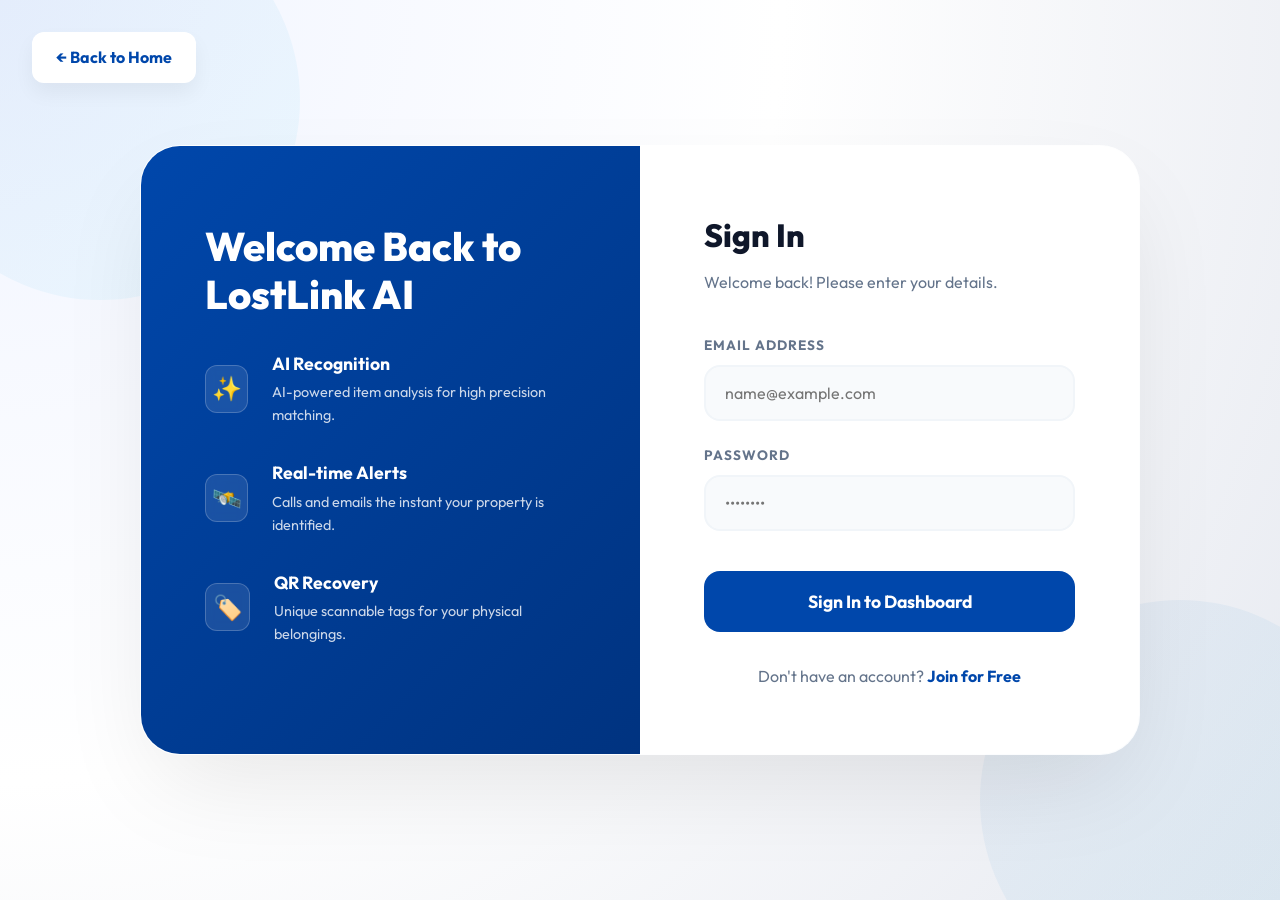
<file: frontend/admin.html>
<!DOCTYPE html>
<html lang="en">

<head>
  <meta charset="UTF-8">
  <meta name="viewport" content="width=device-width, initial-scale=1.0">
  <title>Admin Panel | LostLink AI</title>
  <link rel="preconnect" href="https://fonts.googleapis.com">
  <link rel="preconnect" href="https://fonts.gstatic.com" crossorigin>
  <link href="https://fonts.googleapis.com/css2?family=Outfit:wght@300;400;600;700&display=swap" rel="stylesheet">
  <link rel="stylesheet" href="css/global.css">
  <link rel="stylesheet" href="css/admin.css">
  <style>
    .admin-nav {
      display: flex;
      gap: 1rem;
      margin-bottom: 2rem;
      background: white;
      padding: 1rem;
      border-radius: 16px;
      box-shadow: 0 4px 10px rgba(0, 0, 0, 0.05);
    }

    .admin-nav button {
      padding: 0.8rem 1.5rem;
      border: none;
      background: #f1f5f9;
      border-radius: 12px;
      cursor: pointer;
      font-weight: 700;
      color: var(--slate);
      transition: all 0.3s;
    }

    .admin-nav button.active {
      background: var(--primary);
      color: white;
    }

    .section {
      display: none;
    }

    .section.active {
      display: block;
    }

    .badge-premium {
      background: #fef3c7;
      color: #92400e;
      padding: 4px 10px;
      border-radius: 8px;
      font-size: 0.75rem;
      font-weight: 800;
      text-transform: uppercase;
    }
  </style>
</head>

<body>

  <header>
    <div class="logo">LostLink Admin</div>
    <nav>
      <a href="index.html">View Site</a>
      <a href="#" onclick="logout()">Logout</a>
    </nav>
  </header>

  <main class="admin-container">
    <div class="stats-bar">
      <div class="stat-pills">
        <h3 id="totalItems">-</h3>
        <p>Total Items</p>
      </div>
      <div class="stat-pills">
        <h3 id="totalUsers">-</h3>
        <p>Active Users</p>
      </div>
      <div class="stat-pills">
        <h3 id="totalFeedback">-</h3>
        <p>User Feedbacks</p>
      </div>
    </div>

    <div class="admin-nav">
      <button onclick="showSection('reports')" id="btn-reports" class="active">Reports</button>
      <button onclick="showSection('matches')" id="btn-matches">Matches</button>
      <button onclick="showSection('users')" id="btn-users">Users</button>
      <button onclick="showSection('feedback')" id="btn-feedback">Feedback</button>
    </div>

    <!-- Reports Section -->
    <div id="section-reports" class="section active">
      <div class="admin-table-container">
        <h2 style="padding: 1.5rem; border-bottom: 2px solid #eee;">Reports Management</h2>
        <div style="overflow-x: auto;">
          <table class="admin-table">
            <thead>
              <tr>
                <th>Type</th>
                <th>Item Name</th>
                <th>Location</th>
                <th>Reporter</th>
                <th>Status</th>
                <th>Actions</th>
              </tr>
            </thead>
            <tbody id="reportsTable">
              <tr>
                <td colspan="6" style="text-align:center; padding: 4rem;">Fetching records...</td>
              </tr>
            </tbody>
          </table>
        </div>
      </div>
    </div>

    <!-- Matches Section -->
    <div id="section-matches" class="section">
      <div class="admin-table-container">
        <h2 style="padding: 1.5rem; border-bottom: 2px solid #eee;">AI Match Tracking</h2>
        <div style="overflow-x: auto;">
          <table class="admin-table">
            <thead>
              <tr>
                <th>Item Detected</th>
                <th>Matched With</th>
                <th>Logic Type</th>
                <th>Score</th>
                <th>Reasoning</th>
                <th>Time</th>
              </tr>
            </thead>
            <tbody id="matchesTable">
              <tr>
                <td colspan="6" style="text-align:center; padding: 4rem;">Loading matches...</td>
              </tr>
            </tbody>
          </table>
        </div>
      </div>
    </div>

    <!-- Users Section -->
    <div id="section-users" class="section">
      <div class="admin-table-container">
        <h2 style="padding: 1.5rem; border-bottom: 2px solid #eee;">User Management</h2>
        <div style="overflow-x: auto;">
          <table class="admin-table">
            <thead>
              <tr>
                <th>Name</th>
                <th>Email</th>
                <th>Status</th>
                <th>Actions</th>
              </tr>
            </thead>
            <tbody id="usersTable">
              <tr>
                <td colspan="4" style="text-align:center; padding: 4rem;">Loading users...</td>
              </tr>
            </tbody>
          </table>
        </div>
      </div>
    </div>

    <!-- Feedback Section -->
    <div id="section-feedback" class="section">
      <div class="admin-table-container">
        <h2 style="padding: 1.5rem; border-bottom: 2px solid #eee;">User Feedback</h2>
        <div style="overflow-x: auto;">
          <table class="admin-table">
            <thead>
              <tr>
                <th>Name</th>
                <th>Email</th>
                <th>Message</th>
                <th>Date</th>
              </tr>
            </thead>
            <tbody id="feedbackTable">
              <tr>
                <td colspan="4" style="text-align:center; padding: 4rem;">Loading feedback...</td>
              </tr>
            </tbody>
          </table>
        </div>
      </div>
    </div>
  </main>

  <script>
    const token = localStorage.getItem("token");
    if (!token) window.location.href = "login.html";

    function showSection(name) {
      document.querySelectorAll('.section').forEach(s => s.classList.remove('active'));
      document.querySelectorAll('.admin-nav button').forEach(b => b.classList.remove('active'));

      document.getElementById('section-' + name).classList.add('active');
      document.getElementById('btn-' + name).classList.add('active');
    }

    async function fetchData() {
      try {
        const [items, users, feedbacks, matches] = await Promise.all([
          fetch("/api/admin/items", { headers: { "Authorization": "Bearer " + token } }).then(r => r.json()),
          fetch("/api/admin/users", { headers: { "Authorization": "Bearer " + token } }).then(r => r.json()),
          fetch("/api/admin/feedbacks", { headers: { "Authorization": "Bearer " + token } }).then(r => r.json()),
          fetch("/api/admin/matches", { headers: { "Authorization": "Bearer " + token } }).then(r => r.json())
        ]);

        if (items.detail === "Admin access required") {
          alert("Admin access required.");
          window.location.href = "index.html";
          return;
        }

        document.getElementById("totalItems").innerText = items.length;
        document.getElementById("totalUsers").innerText = users.length;
        document.getElementById("totalFeedback").innerText = feedbacks.length;

        renderItems(items);
        renderUsers(users);
        renderFeedback(feedbacks);
        renderMatches(matches);
      } catch (e) { console.error(e); }
    }

    function renderItems(items) {
      const table = document.getElementById("reportsTable");
      table.innerHTML = "";
      items.forEach(item => {
        const row = document.createElement("tr");
        const typeClass = item.type === "lost" ? "color: #f43f5e" : "color: #10b981";
        row.innerHTML = `
                <td style="font-weight: 700; ${typeClass}">${item.type.toUpperCase()}</td>
                <td>${item.item_name}</td>
                <td>${item.location}</td>
                <td>${item.email || '-'}</td>
                <td>${item.is_claimed ? "Resolved" : "Active"}</td>
                <td class="action-btns">
                    ${!item.is_claimed ? `<button class="btn-small btn-approve" onclick="approve('${item._id}')">Approve</button>` : ""}
                    <button class="btn-small btn-remove" onclick="removeItem('${item._id}')">Delete</button>
                    <a href="/qr/${item._id}" target="_blank" class="btn-small" style="background:#eee; color:#333; text-decoration:none;">QR</a>
                </td>
            `;
        table.appendChild(row);
      });
    }

    function renderUsers(users) {
      const table = document.getElementById("usersTable");
      table.innerHTML = "";
      users.forEach(user => {
        const row = document.createElement("tr");
        row.innerHTML = `
                <td style="font-weight:700;">${user.name}</td>
                <td>${user.email}</td>
                <td>${user.is_premium ? '<span class="badge-premium">Premium</span>' : '<span style="color:var(--slate); font-size:0.8rem;">Standard</span>'}</td>
                <td>
                    <button class="btn-small" style="background:var(--primary); color:white;" onclick="togglePremium('${user._id}')">
                        ${user.is_premium ? 'Revoke Premium' : 'Mark Premium'}
                    </button>
                </td>
            `;
        table.appendChild(row);
      });
    }

    function renderMatches(matches) {
      const table = document.getElementById("matchesTable");
      table.innerHTML = "";
      if (!matches || matches.length === 0) {
        table.innerHTML = '<tr><td colspan="6" style="text-align:center; padding: 2rem;">No AI matches recorded yet.</td></tr>';
        return;
      }
      matches.forEach(m => {
        const row = document.createElement("tr");
        const scoreColor = m.score > 0.9 ? "#10b981" : (m.score > 0.8 ? "#3b82f6" : "#f59e0b");
        row.innerHTML = `
                <td style="font-weight:700;">${m.item_a.item_name}</td>
                <td style="font-weight:700;">${m.item_b.item_name}</td>
                <td><span style="font-size:0.8rem; background:#f1f5f9; padding:4px 8px; border-radius:6px; font-weight:600;">${m.match_type}</span></td>
                <td style="font-weight:800; color:${scoreColor}">${(m.score * 100).toFixed(1)}%</td>
                <td style="font-size:0.85rem; color:var(--slate); max-width:250px;">${m.reason}</td>
                <td style="font-size:0.8rem; opacity:0.7;">${m.timestamp}</td>
            `;
        table.appendChild(row);
      });
    }

    function renderFeedback(feedbacks) {
      const table = document.getElementById("feedbackTable");
      table.innerHTML = "";
      feedbacks.forEach(fb => {
        const row = document.createElement("tr");
        row.innerHTML = `
                <td style="font-weight:700;">${fb.name}</td>
                <td>${fb.email || 'Anonymous'}</td>
                <td>${fb.message}</td>
                <td>${fb.date}</td>
            `;
        table.appendChild(row);
      });
    }

    async function togglePremium(id) {
      await fetch(`/api/admin/toggle_premium/${id}`, {
        method: "POST",
        headers: { "Authorization": "Bearer " + token }
      });
      fetchData();
    }

    async function approve(id) {
      await fetch(`/api/admin/approve/${id}`, { method: "POST", headers: { "Authorization": "Bearer " + token } });
      fetchData();
    }

    async function removeItem(id) {
      if (!confirm("Permanently delete this item?")) return;
      await fetch(`/api/admin/delete/${id}`, { method: "DELETE", headers: { "Authorization": "Bearer " + token } });
      fetchData();
    }

    function logout() {
      localStorage.removeItem("token");
      window.location.href = "login.html";
    }

    fetchData();
  </script>

</body>

</html>
</file>
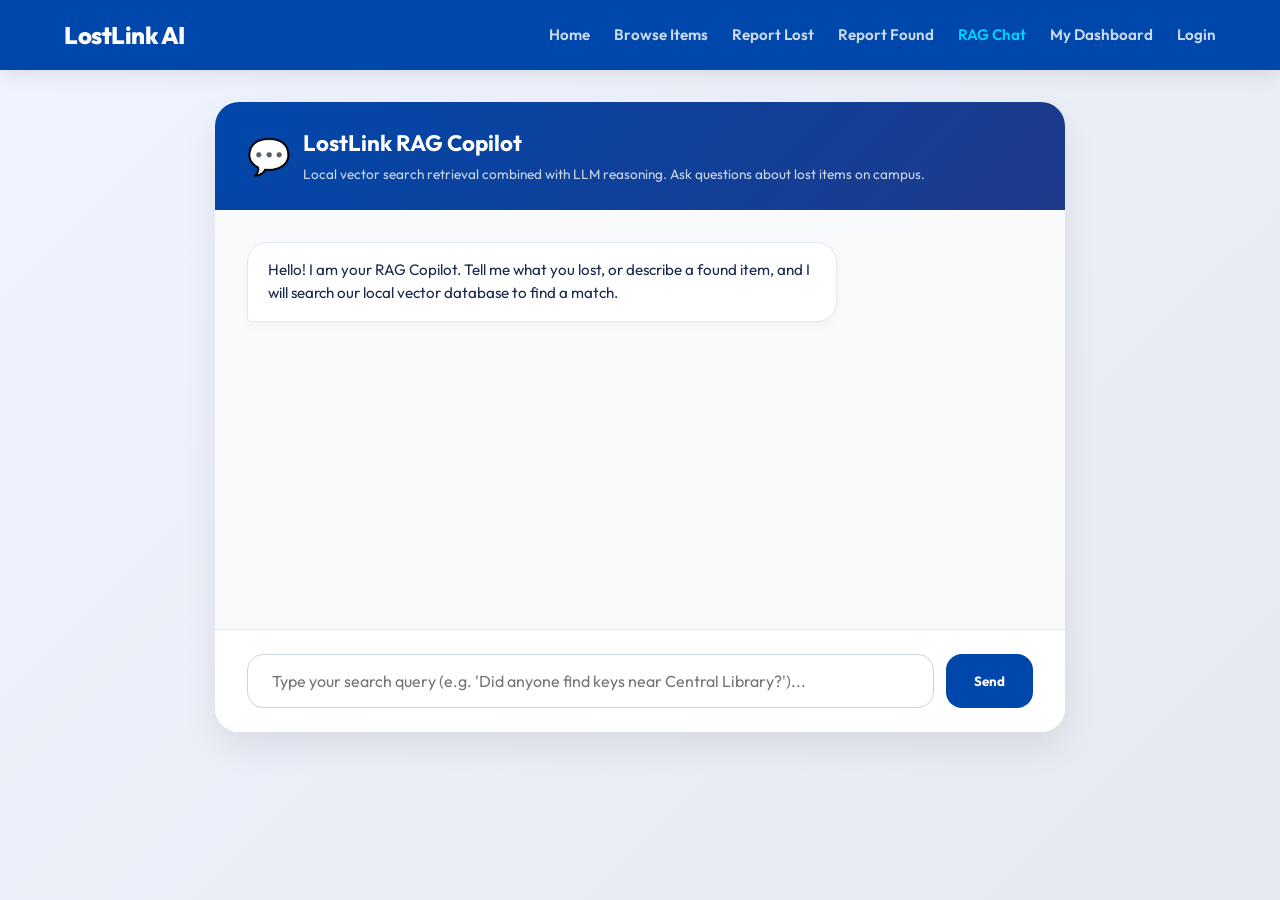
<file: frontend/chat.html>
<!DOCTYPE html>
<html lang="en">

<head>
  <meta charset="UTF-8">
  <meta name="viewport" content="width=device-width, initial-scale=1.0">
  <title>RAG Copilot | LostLink AI</title>
  <link rel="preconnect" href="https://fonts.googleapis.com">
  <link rel="preconnect" href="https://fonts.gstatic.com" crossorigin>
  <link href="https://fonts.googleapis.com/css2?family=Outfit:wght@300;400;600;700&display=swap" rel="stylesheet">
  <link rel="stylesheet" href="css/global.css">
  <style>
    .chat-container {
      max-width: 850px;
      margin: 2rem auto;
      background: white;
      border-radius: 24px;
      box-shadow: 0 15px 35px rgba(0, 0, 0, 0.08);
      overflow: hidden;
      display: flex;
      flex-direction: column;
      height: 70vh;
    }

    .chat-header {
      background: linear-gradient(135deg, var(--primary) 0%, #1e3a8a 100%);
      color: white;
      padding: 1.5rem 2rem;
      display: flex;
      align-items: center;
      gap: 12px;
    }

    .chat-header h2 {
      font-size: 1.4rem;
      font-weight: 700;
    }

    .chat-header p {
      font-size: 0.85rem;
      opacity: 0.8;
      margin-top: 2px;
    }

    .chat-messages {
      flex: 1;
      padding: 2rem;
      overflow-y: auto;
      background: #f8fafc;
      display: flex;
      flex-direction: column;
      gap: 1.5rem;
    }

    .message {
      max-width: 75%;
      padding: 1rem 1.25rem;
      border-radius: 20px;
      font-size: 0.95rem;
      line-height: 1.5;
    }

    .message.bot {
      background: white;
      color: var(--text);
      align-self: flex-start;
      border-bottom-left-radius: 4px;
      box-shadow: 0 4px 10px rgba(0, 0, 0, 0.03);
      border: 1px solid #e2e8f0;
    }

    .message.user {
      background: var(--primary);
      color: white;
      align-self: flex-end;
      border-bottom-right-radius: 4px;
      box-shadow: 0 4px 12px rgba(0, 71, 171, 0.2);
    }

    .chat-input-area {
      padding: 1.5rem 2rem;
      background: white;
      border-top: 1px solid #e2e8f0;
      display: flex;
      gap: 12px;
    }

    .chat-input {
      flex: 1;
      padding: 1rem 1.5rem;
      border: 1px solid #cbd5e1;
      border-radius: 16px;
      font-size: 1rem;
      outline: none;
      transition: all 0.3s;
    }

    .chat-input:focus {
      border-color: var(--primary);
      box-shadow: 0 0 0 4px rgba(0, 71, 171, 0.1);
    }

    .btn-send {
      background: var(--primary);
      color: white;
      border: none;
      padding: 0 1.75rem;
      border-radius: 16px;
      font-weight: 700;
      cursor: pointer;
      transition: all 0.3s;
      display: flex;
      align-items: center;
      gap: 6px;
    }

    .btn-send:hover {
      transform: translateY(-2px);
      box-shadow: 0 6px 12px rgba(0, 71, 171, 0.3);
    }

    .typing-indicator {
      display: flex;
      gap: 6px;
      align-items: center;
      padding: 0.5rem 1rem;
    }

    .dot {
      width: 8px;
      height: 8px;
      background: var(--slate);
      border-radius: 50%;
      animation: bounce 1.4s infinite ease-in-out both;
    }

    .dot:nth-child(1) { animation-delay: -0.32s; }
    .dot:nth-child(2) { animation-delay: -0.16s; }

    @keyframes bounce {
      0%, 80%, 100% { transform: scale(0); }
      40% { transform: scale(1.0); }
    }
  </style>
</head>

<body>

  <header>
    <div class="logo">LostLink AI</div>
    <nav id="navbar">
      <a href="index.html">Home</a>
      <a href="browser.html">Browse Items</a>
      <a href="report_lost.html">Report Lost</a>
      <a href="report_found.html">Report Found</a>
      <a href="chat.html" style="color: var(--secondary);">RAG Chat</a>
      <a href="dashboard.html">My Dashboard</a>
    </nav>
  </header>

  <main style="padding: 0 5%;">
    <div class="chat-container">
      <div class="chat-header">
        <div style="font-size: 2.2rem; line-height: 1;">💬</div>
        <div>
          <h2>LostLink RAG Copilot</h2>
          <p>Local vector search retrieval combined with LLM reasoning. Ask questions about lost items on campus.</p>
        </div>
      </div>

      <div class="chat-messages" id="chatMessages">
        <div class="message bot">
          Hello! I am your RAG Copilot. Tell me what you lost, or describe a found item, and I will search our local vector database to find a match.
        </div>
      </div>

      <div class="chat-input-area">
        <input type="text" id="chatInput" class="chat-input" placeholder="Type your search query (e.g. 'Did anyone find keys near Central Library?')..." onkeydown="if(event.key === 'Enter') sendMessage()">
        <button onclick="sendMessage()" class="btn-send">
          Send
        </button>
      </div>
    </div>
  </main>

  <script>
    const messagesContainer = document.getElementById("chatMessages");
    const inputElement = document.getElementById("chatInput");

    // Add navigation login/logout link
    const token = localStorage.getItem("token");
    const nav = document.getElementById("navbar");
    if (token) {
      const logoutLink = document.createElement("a");
      logoutLink.href = "#";
      logoutLink.textContent = "Logout";
      logoutLink.onclick = () => {
        localStorage.removeItem("token");
        window.location.reload();
      };
      nav.appendChild(logoutLink);
    } else {
      const loginLink = document.createElement("a");
      loginLink.href = "login.html";
      loginLink.textContent = "Login";
      nav.appendChild(loginLink);
    }

    function parseMarkdown(text) {
      // Escape HTML
      let html = text
        .replace(/&/g, "&amp;")
        .replace(/</g, "&lt;")
        .replace(/>/g, "&gt;");

      // Replace bold text: **text**
      html = html.replace(/\*\*(.*?)\*\*/g, "<strong>$1</strong>");

      // Replace backticks (code): `text`
      html = html.replace(/`(.*?)`/g, "<code style='background: #e2e8f0; padding: 2px 6px; border-radius: 4px; font-family: monospace; font-size: 0.9em;'>$1</code>");

      // Replace newlines with break tags
      html = html.replace(/\n/g, "<br>");

      // Clean list bullet items (e.g. - item)
      html = html.replace(/^- (.*$)/gim, '<div style="margin-left: 16px; margin-top: 4px; display: list-item; list-style-type: disc;">$1</div>');
      html = html.replace(/• (.*$)/gim, '<div style="margin-left: 16px; margin-top: 4px; display: list-item; list-style-type: disc;">$1</div>');

      return html;
    }

    async function sendMessage() {
      const text = inputElement.value.trim();
      if (!text) return;

      // Append user message
      appendMessage(text, "user");
      inputElement.value = "";

      // Append typing indicator
      const typingDiv = document.createElement("div");
      typingDiv.className = "message bot";
      typingDiv.id = "typingIndicator";
      typingDiv.innerHTML = `
        <div class="typing-indicator">
          <div class="dot"></div>
          <div class="dot"></div>
          <div class="dot"></div>
        </div>
      `;
      messagesContainer.appendChild(typingDiv);
      messagesContainer.scrollTop = messagesContainer.scrollHeight;

      try {
        const formData = new FormData();
        formData.append("message", text);

        const res = await fetch("/api/chat", {
          method: "POST",
          body: formData
        });
        
        const data = await res.json();
        
        // Remove typing indicator
        const indicator = document.getElementById("typingIndicator");
        if (indicator) indicator.remove();

        if (res.ok) {
          appendMessage(data.response, "bot");
        } else {
          appendMessage("Sorry, I could not query the matching logs at this time.", "bot");
        }
      } catch (e) {
        const indicator = document.getElementById("typingIndicator");
        if (indicator) indicator.remove();
        appendMessage("Network failure. Please verify the backend service is running.", "bot");
      }
    }

    function appendMessage(text, sender) {
      const div = document.createElement("div");
      div.className = `message ${sender}`;
      if (sender === "bot") {
        div.innerHTML = parseMarkdown(text);
      } else {
        div.innerText = text;
      }
      messagesContainer.appendChild(div);
      messagesContainer.scrollTop = messagesContainer.scrollHeight;
    }
  </script>

</body>

</html>
</file>
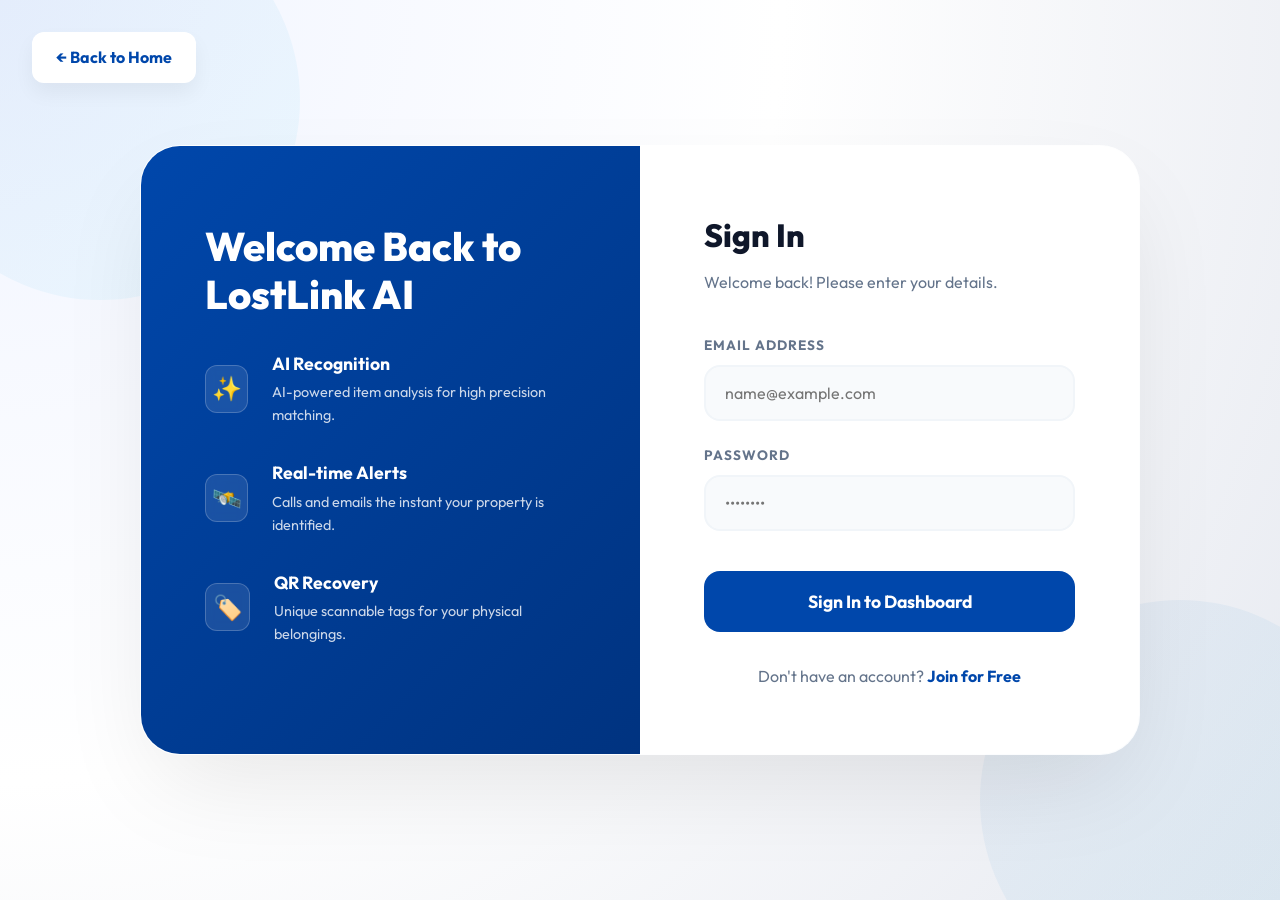
<file: frontend/dashboard.html>
<!DOCTYPE html>
<html lang="en">

<head>
  <meta charset="UTF-8">
  <meta name="viewport" content="width=device-width, initial-scale=1.0">
  <title>Dashboard | LostLink AI</title>
  <link rel="preconnect" href="https://fonts.googleapis.com">
  <link rel="preconnect" href="https://fonts.gstatic.com" crossorigin>
  <link href="https://fonts.googleapis.com/css2?family=Outfit:wght@300;400;600;700&display=swap" rel="stylesheet">
  <link rel="stylesheet" href="css/global.css">
  <link rel="stylesheet" href="css/dashboard.css">
</head>

<body>

  <header>
    <div class="logo">🔍 LostLink AI</div>
    <nav id="navbar">
      <a href="index.html">Home</a>
      <a href="browser.html">Browse</a>
      <a href="report_lost.html">Report Lost</a>
      <a href="report_found.html">Report Found</a>
      <a href="chat.html">✨ Chat Copilot</a>
      <a href="#" onclick="logout()">Logout</a>
    </nav>
  </header>

  <main style="padding: 3rem 5%; max-width: 1200px; margin: 0 auto;">
    <div class="dashboard-header">
      <h1>My History</h1>
      <p>Overview of your reported items and status.</p>
    </div>

    <div class="section-title">📌 Lost Reports</div>
    <div id="lostSection" class="card-grid"></div>

    <div class="section-title">📦 Found Reports</div>
    <div id="foundSection" class="card-grid"></div>
  </main>

  <script>
    const token = localStorage.getItem("token");
    if (!token) window.location.href = "login.html";

    async function checkAdmin() {
      try {
        const res = await fetch("/api/admin/is_admin", {
          headers: { "Authorization": "Bearer " + token }
        });
        const data = await res.json();
        if (data.is_admin) {
          const nav = document.getElementById("navbar");
          const adminLink = document.createElement("a");
          adminLink.href = "admin.html";
          adminLink.style.color = "#fbbf24";
          adminLink.innerHTML = "🛠 Admin";
          nav.appendChild(adminLink);
        }
      } catch (e) { }
    }
    checkAdmin();

    async function fetchDashboard() {
      const res = await fetch("/api/user/dashboard", {
        headers: { Authorization: `Bearer ${token}` }
      });
      const data = await res.json();
      renderCards("lostSection", data.lost_reports);
      renderCards("foundSection", data.found_reports);
    }

    function renderCards(containerId, items) {
      const container = document.getElementById(containerId);
      container.innerHTML = "";

      if (!items || !items.length) {
        container.innerHTML = `<div class="empty-state">No items recorded here yet.</div>`;
        return;
      }

      items.forEach(item => {
        const card = document.createElement("div");
        card.className = "card";
        const badgeClass = item.is_claimed ? "badge-neutral" : "badge-success";
        const badgeText = item.is_claimed ? "Resolved" : "Active";

        card.innerHTML = `
                <img src="${item.image_url}" class="card-img" onerror="this.src='https://placehold.co/600x400?text=Scan+Data'">
                <div class="card-body">
                    <span class="badge ${badgeClass}">${badgeText}</span>
                    <h4>${item.item_name}</h4>
                    <div class="card-meta">
                        📍 ${item.location}<br>
                        📅 ${item.date}
                    </div>
                    <button class="btn-delete" onclick="deleteItem('${item._id}')">Remove Report</button>
                </div>
            `;
        container.appendChild(card);
      });
    }

    async function deleteItem(id) {
      if (!confirm("Are you sure? This report will be permanently removed.")) return;
      await fetch(`/api/items/${id}`, {
        method: "DELETE",
        headers: { Authorization: `Bearer ${token}` }
      });
      fetchDashboard();
    }

    function logout() {
      localStorage.removeItem("token");
      window.location.href = "login.html";
    }

    fetchDashboard();
  </script>

</body>

</html>
</file>
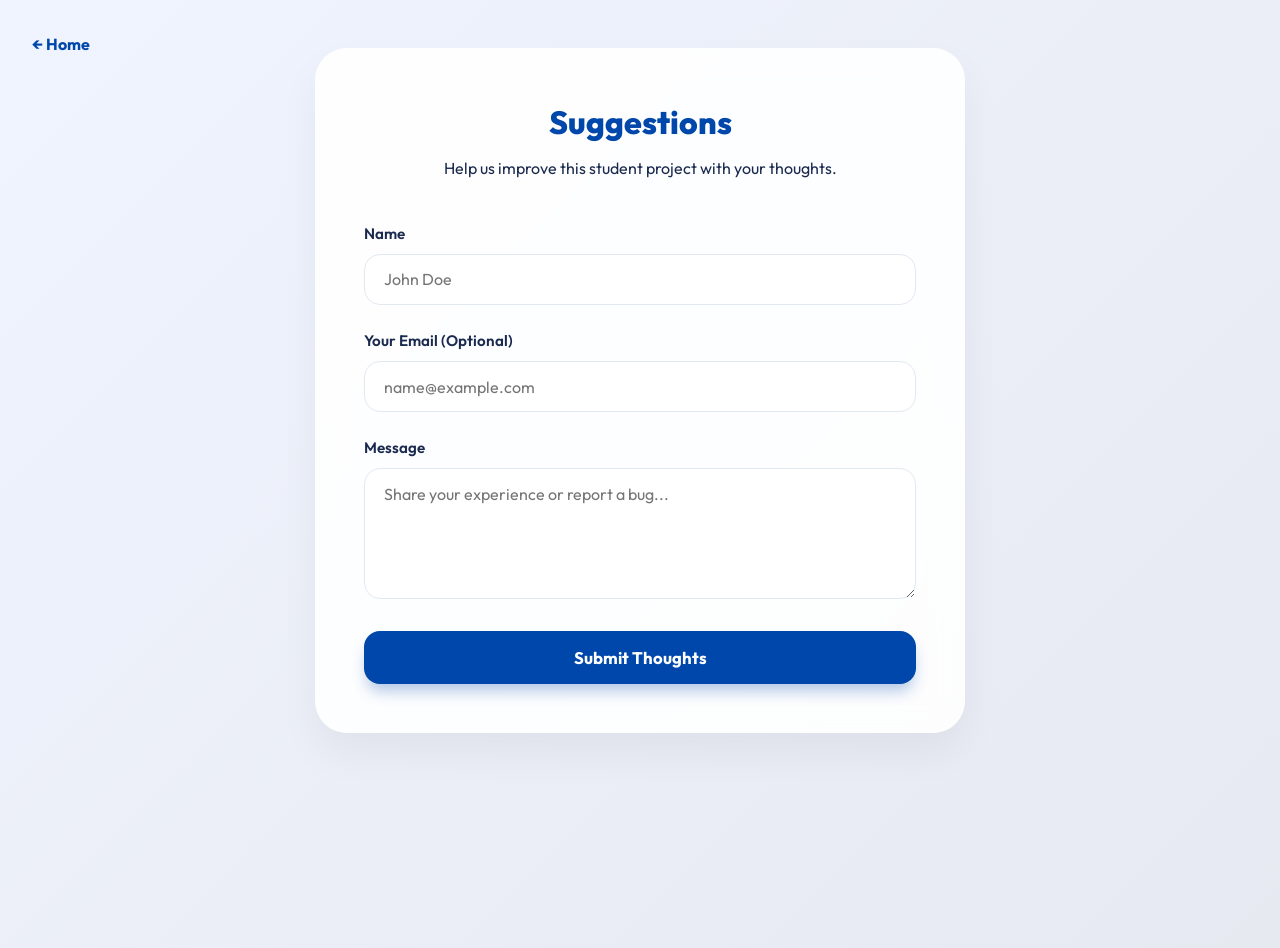
<file: frontend/feedback.html>
<!DOCTYPE html>
<html lang="en">

<head>
  <meta charset="UTF-8">
  <meta name="viewport" content="width=device-width, initial-scale=1.0">
  <title>Feedback | LostLink AI</title>
  <link rel="preconnect" href="https://fonts.googleapis.com">
  <link rel="preconnect" href="https://fonts.gstatic.com" crossorigin>
  <link href="https://fonts.googleapis.com/css2?family=Outfit:wght@300;400;600;700&display=swap" rel="stylesheet">
  <link rel="stylesheet" href="css/global.css">
  <link rel="stylesheet" href="css/forms.css">
</head>

<body>

  <a href="index.html"
    style="position: fixed; top: 2rem; left: 2rem; text-decoration: none; color: var(--primary); font-weight: 700;">←
    Home</a>

  <div class="form-container">
    <div class="form-header">
      <h2>Suggestions</h2>
      <p>Help us improve this student project with your thoughts.</p>
    </div>

    <form id="feedbackForm">
      <div class="form-group">
        <label>Name</label>
        <input type="text" name="name" placeholder="John Doe" required>
      </div>

      <div class="form-group">
        <label>Your Email (Optional)</label>
        <input type="email" name="email" placeholder="name@example.com">
      </div>

      <div class="form-group">
        <label>Message</label>
        <textarea name="message" rows="5" placeholder="Share your experience or report a bug..." required></textarea>
      </div>

      <button type="submit" class="btn btn-primary" style="width: 100%;">Submit Thoughts</button>
      <div id="responseMsg" class="message-box"></div>
    </form>
  </div>

  <script>
    const form = document.getElementById("feedbackForm");
    const responseMsg = document.getElementById("responseMsg");

    form.onsubmit = async (e) => {
      e.preventDefault();
      const formData = new FormData(form);

      responseMsg.className = "message-box";
      responseMsg.innerText = "⏳ Filing feedback...";
      responseMsg.style.display = "block";

      try {
        const res = await fetch("/api/feedback", {
          method: "POST",
          body: formData,
        });

        if (res.ok) {
          responseMsg.className = "message-box success";
          responseMsg.innerText = "✅ Thank you! We appreciate your input.";
          form.reset();
        } else {
          const data = await res.json();
          responseMsg.className = "message-box error";
          responseMsg.innerText = "❌ " + (data.detail || "Submission failed.");
        }
      } catch (err) {
        responseMsg.className = "message-box error";
        responseMsg.innerText = "❌ Connection failed.";
      }
    };
  </script>

</body>

</html>
</file>
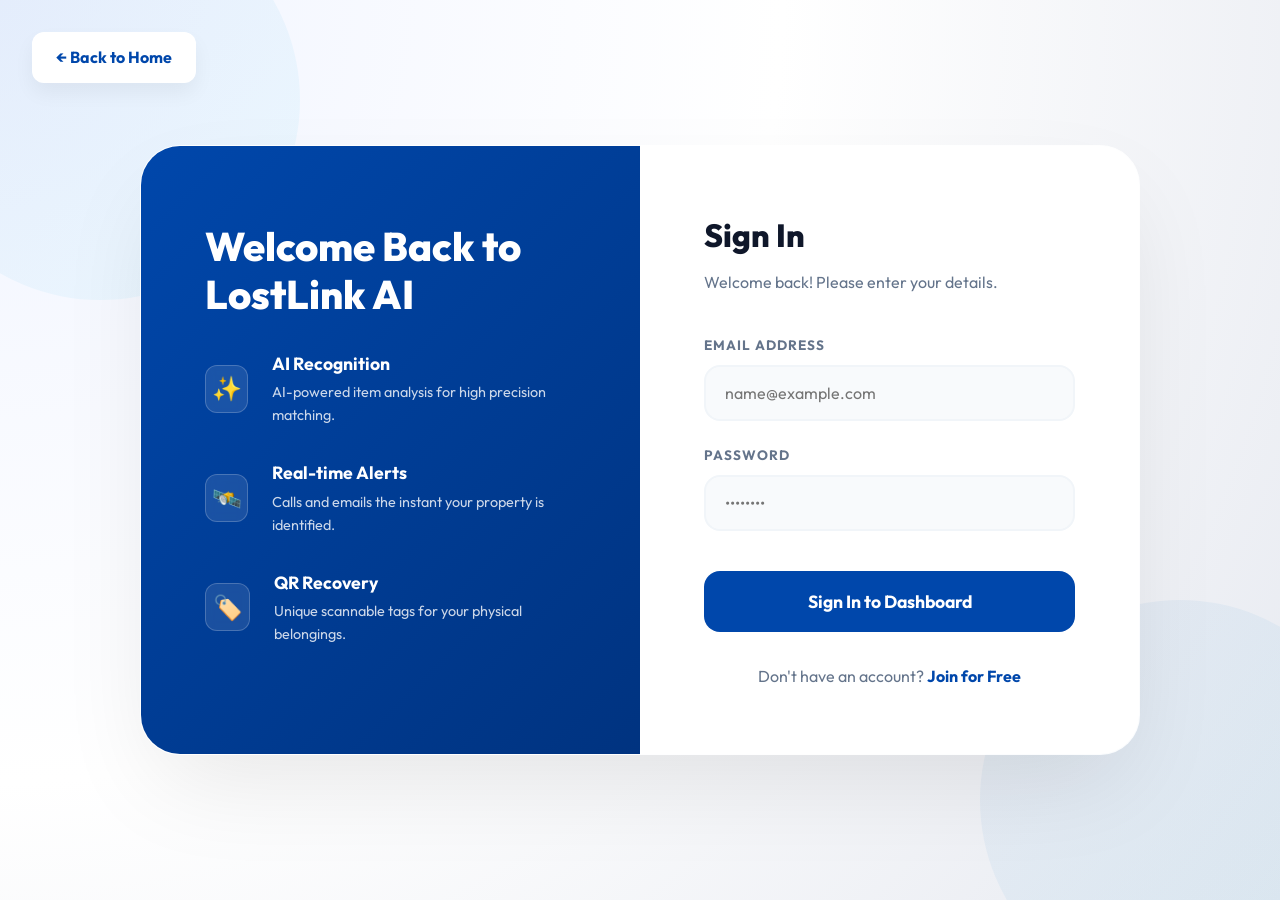
<file: frontend/login.html>
<!DOCTYPE html>
<html lang="en">

<head>
  <meta charset="UTF-8">
  <meta name="viewport" content="width=device-width, initial-scale=1.0">
  <title>Sign In | LostLink AI</title>
  <link rel="preconnect" href="https://fonts.googleapis.com">
  <link rel="preconnect" href="https://fonts.gstatic.com" crossorigin>
  <link href="https://fonts.googleapis.com/css2?family=Outfit:wght@300;400;600;700;800&display=swap" rel="stylesheet">
  <link rel="stylesheet" href="css/global.css">
  <link rel="stylesheet" href="css/auth.css">
</head>

<body>

  <div class="auth-page">
    <a href="index.html" class="back-home">← Back to Home</a>

    <div class="auth-container">
      <!-- Benefits Sidebar -->
      <div class="auth-sidebar">
        <div class="sidebar-content">
          <h2>Welcome Back to<br>LostLink AI</h2>

          <div class="feature-list">
            <div class="feature-item">
              <div class="feature-icon">✨</div>
              <div class="feature-text">
                <h4>AI Recognition</h4>
                <p>AI-powered item analysis for high precision matching.</p>
              </div>
            </div>

            <div class="feature-item">
              <div class="feature-icon">🛰️</div>
              <div class="feature-text">
                <h4>Real-time Alerts</h4>
                <p>Calls and emails the instant your property is identified.</p>
              </div>
            </div>

            <div class="feature-item">
              <div class="feature-icon">🏷️</div>
              <div class="feature-text">
                <h4>QR Recovery</h4>
                <p>Unique scannable tags for your physical belongings.</p>
              </div>
            </div>
          </div>
        </div>
      </div>

      <!-- Form Side -->
      <div class="auth-form-side">
        <div class="auth-form-header">
          <h1>Sign In</h1>
          <p>Welcome back! Please enter your details.</p>
        </div>

        <form id="loginForm">
          <div class="form-group">
            <label>Email Address</label>
            <input type="email" name="email" placeholder="name@example.com" required>
          </div>

          <div class="form-group">
            <label>Password</label>
            <input type="password" name="password" placeholder="••••••••" required>
          </div>

          <button type="submit" class="btn-auth">Sign In to Dashboard</button>
          <div id="loginMessage" class="message-box" style="margin-top: 1.5rem; display: none;"></div>
        </form>

        <div class="auth-switch">
          Don't have an account? <a href="signup.html">Join for Free</a>
        </div>
      </div>
    </div>
  </div>

  <script>
    const form = document.getElementById("loginForm");
    const msg = document.getElementById("loginMessage");

    form.onsubmit = async (e) => {
      e.preventDefault();
      msg.className = "message-box";
      msg.innerText = "⏳ Authenticating...";
      msg.style.display = "block";

      const email = form.email.value;
      const password = form.password.value;

      try {
        const res = await fetch("/api/login", {
          method: "POST",
          headers: { "Content-Type": "application/json" },
          body: JSON.stringify({ email, password })
        });

        const data = await res.json();
        if (res.ok) {
          localStorage.setItem("token", data.access_token);
          msg.className = "message-box success";
          msg.innerText = "✅ Success! Redirecting...";
          setTimeout(() => window.location.href = "index.html", 800);
        } else {
          msg.className = "message-box error";
          msg.innerText = "❌ " + (data.detail || "Invalid credentials");
        }
      } catch (err) {
        msg.className = "message-box error";
        msg.innerText = "❌ Connection failed";
      }
    };
  </script>

</body>

</html>
</file>
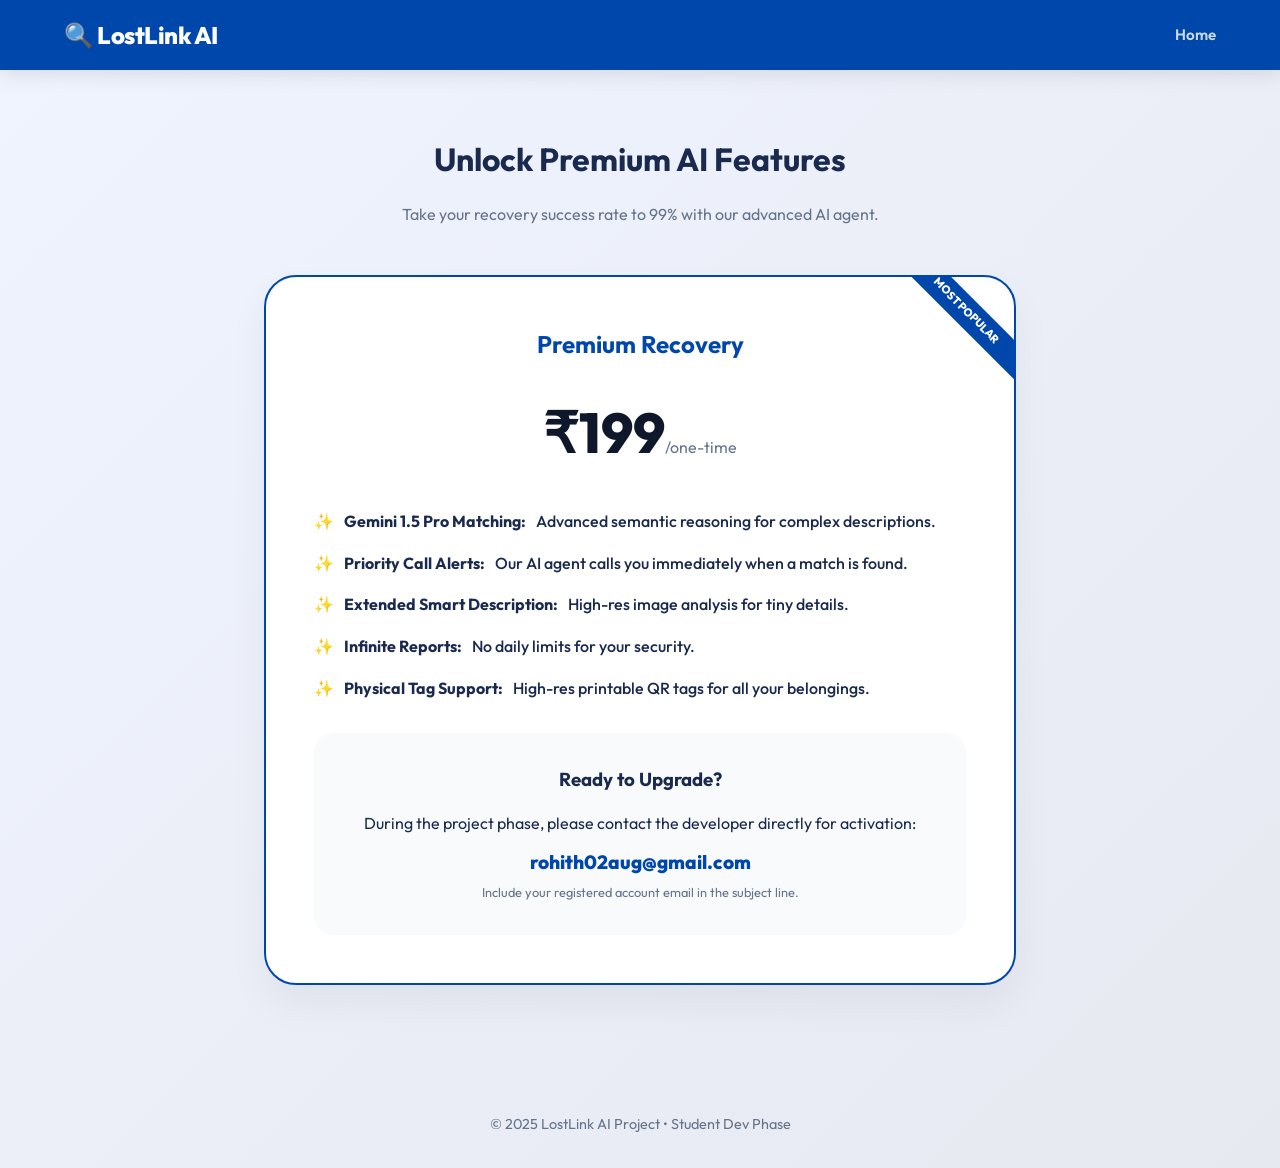
<file: frontend/premium.html>
<!DOCTYPE html>
<html lang="en">

<head>
    <meta charset="UTF-8">
    <meta name="viewport" content="width=device-width, initial-scale=1.0">
    <title>Upgrade to Premium | LostLink AI</title>
    <link rel="preconnect" href="https://fonts.googleapis.com">
    <link rel="preconnect" href="https://fonts.gstatic.com" crossorigin>
    <link href="https://fonts.googleapis.com/css2?family=Outfit:wght@300;400;600;700;800&display=swap" rel="stylesheet">
    <link rel="stylesheet" href="css/global.css">
    <style>
        .premium-container {
            max-width: 800px;
            margin: 4rem auto;
            padding: 0 1.5rem;
            text-align: center;
        }

        .pricing-card {
            background: white;
            padding: 3rem;
            border-radius: 32px;
            box-shadow: 0 20px 40px rgba(0, 0, 0, 0.05);
            border: 2px solid var(--primary);
            position: relative;
            overflow: hidden;
        }

        .pricing-card::before {
            content: "MOST POPULAR";
            position: absolute;
            top: 20px;
            right: -35px;
            background: var(--primary);
            color: white;
            padding: 5px 40px;
            transform: rotate(45deg);
            font-size: 0.7rem;
            font-weight: 800;
        }

        .price {
            font-size: 3.5rem;
            font-weight: 800;
            margin: 1.5rem 0;
            color: var(--dark);
        }

        .features-list {
            list-style: none;
            text-align: left;
            margin: 2rem 0;
        }

        .features-list li {
            margin-bottom: 1rem;
            display: flex;
            align-items: center;
            gap: 10px;
            font-weight: 500;
        }

        .features-list li::before {
            content: "✨";
        }

        .contact-box {
            background: #f8fafc;
            padding: 2rem;
            border-radius: 20px;
            margin-top: 2rem;
        }
    </style>
</head>

<body>

    <header>
        <div class="logo">🔍 LostLink AI</div>
        <nav>
            <a href="index.html">Home</a>
        </nav>
    </header>

    <main class="premium-container">
        <h1 style="margin-bottom: 1rem;">Unlock Premium AI Features</h1>
        <p style="color: var(--slate); margin-bottom: 3rem;">Take your recovery success rate to 99% with our advanced AI
            agent.</p>

        <div class="pricing-card">
            <h2 style="color: var(--primary);">Premium Recovery</h2>
            <div class="price">₹199<span
                    style="font-size: 1rem; color: var(--slate); font-weight: 400;">/one-time</span></div>

            <ul class="features-list">
                <li><strong>Gemini 1.5 Pro Matching:</strong> Advanced semantic reasoning for complex descriptions.</li>
                <li><strong>Priority Call Alerts:</strong> Our AI agent calls you immediately when a match is found.
                </li>
                <li><strong>Extended Smart Description:</strong> High-res image analysis for tiny details.</li>
                <li><strong>Infinite Reports:</strong> No daily limits for your security.</li>
                <li><strong>Physical Tag Support:</strong> High-res printable QR tags for all your belongings.</li>
            </ul>

            <div class="contact-box">
                <h3 style="margin-bottom: 1rem;">Ready to Upgrade?</h3>
                <p>During the project phase, please contact the developer directly for activation:</p>
                <p style="font-weight: 800; font-size: 1.2rem; margin-top: 10px; color: var(--primary);">
                    rohith02aug@gmail.com</p>
                <p style="font-size: 0.8rem; color: var(--slate); margin-top: 5px;">Include your registered account
                    email in the subject line.</p>
            </div>
        </div>
    </main>

    <footer>
        &copy; 2025 LostLink AI Project • Student Dev Phase
    </footer>

</body>

</html>
</file>
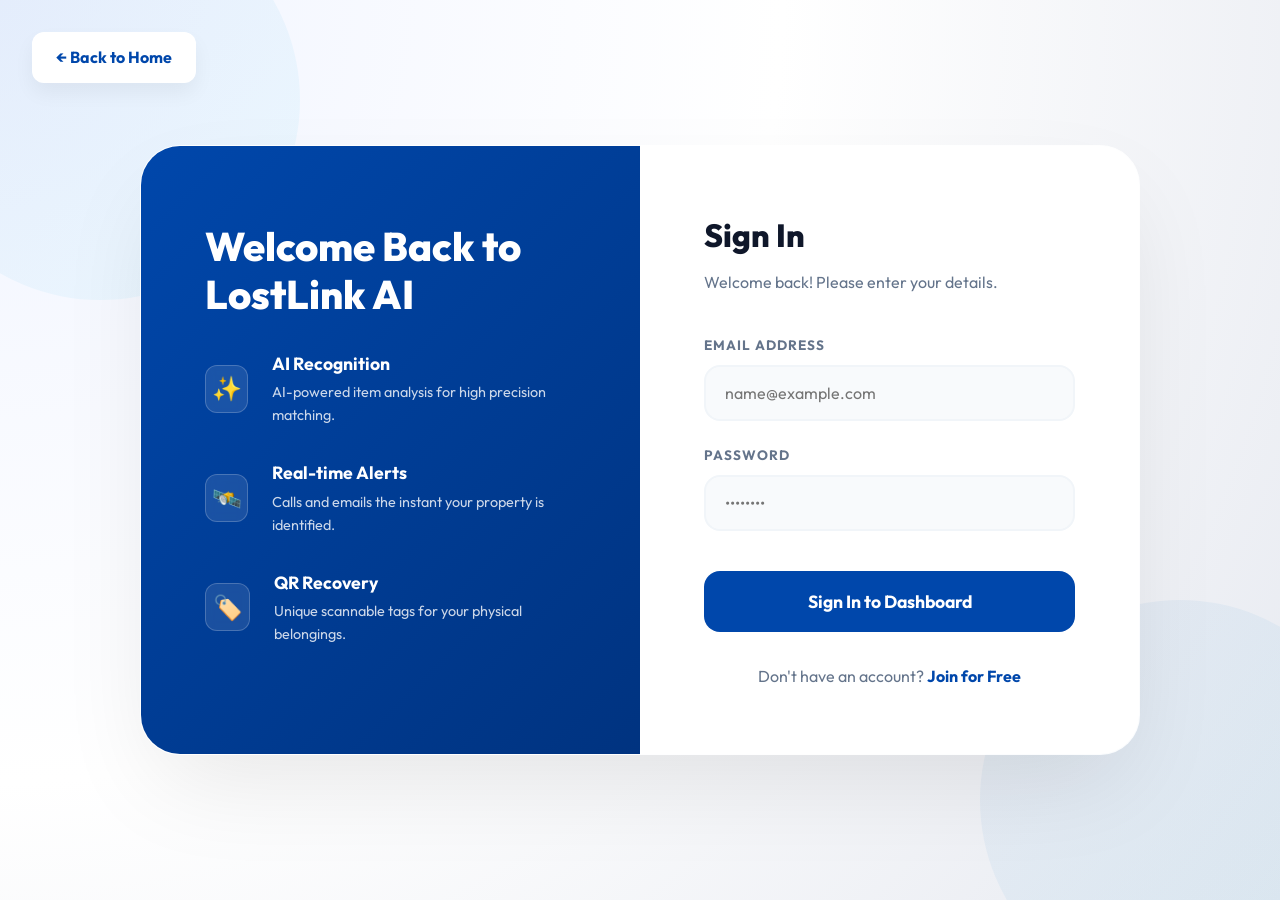
<file: frontend/report_found.html>
<!DOCTYPE html>
<html lang="en">

<head>
  <meta charset="UTF-8">
  <meta name="viewport" content="width=device-width, initial-scale=1.0">
  <title>Report Found | LostLink AI</title>
  <link rel="preconnect" href="https://fonts.googleapis.com">
  <link rel="preconnect" href="https://fonts.gstatic.com" crossorigin>
  <link href="https://fonts.googleapis.com/css2?family=Outfit:wght@300;400;600;700&display=swap" rel="stylesheet">
  <link rel="stylesheet" href="css/global.css">
  <link rel="stylesheet" href="css/forms.css">
</head>

<body>

  <header>
    <div class="logo">🔍 LostLink AI</div>
    <nav id="navbar">
      <a href="index.html">Home</a>
      <a href="browser.html">Browse</a>
      <a href="report_lost.html">Report Lost</a>
      <a href="chat.html">✨ Chat Copilot</a>
      <a href="dashboard.html">Dashboard</a>
    </nav>
  </header>

  <main>
    <div class="form-container">
      <div class="form-header">
        <h2>Found Something?</h2>
        <p>Report the item so the rightful owner can find it.</p>
      </div>

      <form id="reportForm">
        <div class="form-group">
          <label>Item Name</label>
          <input type="text" id="itemName" name="item_name" placeholder="e.g. Keyring, Glasses" required>
        </div>

        <div class="form-group">
          <label>Item Image</label>
          <input type="file" id="imageInput" name="image" accept="image/*" required>
        </div>

        <div class="ai-scan-wrapper">
          <button type="button" id="aiScanBtn" class="btn-ai">
            <span>✨</span> AI Description Check
          </button>
          <p id="aiMsg" style="font-size: 0.75rem; color: var(--slate); margin-top: 8px;"></p>
        </div>

        <div class="form-group">
          <label>Description</label>
          <textarea id="description" name="description" rows="4"
            placeholder="Be descriptive, but keep some identifying details secret for verification."
            required></textarea>
        </div>

        <div class="grid-2">
          <div class="form-group">
            <label>Date Found</label>
            <input type="date" name="date" required>
          </div>
          <div class="form-group">
            <label>Time Found</label>
            <input type="time" name="time" required>
          </div>
        </div>

        <div class="form-group">
          <label>Exact Location</label>
          <input type="text" name="location" placeholder="e.g. Near Building C entrance" required>
        </div>

        <div class="grid-2">
          <div class="form-group">
            <label>Latitude (Optional)</label>
            <input type="number" step="any" name="latitude" placeholder="e.g. 13.0102">
          </div>
          <div class="form-group">
            <label>Longitude (Optional)</label>
            <input type="number" step="any" name="longitude" placeholder="e.g. 74.7938">
          </div>
        </div>

        <div class="form-group">
          <label>Your Contact Info</label>
          <input type="text" name="contact_info" placeholder="Email or Phone" required>
        </div>

        <button type="submit" class="btn btn-primary" style="width: 100%;">Submit Report</button>
        <div id="responseMsg" class="message-box"></div>
      </form>
    </div>
  </main>

  <footer>
    &copy; 2025 LostLink AI Project.
  </footer>

  <script>
    const token = localStorage.getItem("token");
    if (!token) window.location.href = "login.html";

    // Prefill from QR Scan if active
    const params = new URLSearchParams(window.location.search);
    if (params.has('name')) {
      document.getElementById("itemName").value = `Recovery: ${params.get('name')}`;
      document.getElementById("description").placeholder = "Note: This item was found via a scan of report " + params.get('found_ref');
    }

    // AI Check
    const aiScanBtn = document.getElementById("aiScanBtn");
    const aiMsg = document.getElementById("aiMsg");
    const imageInput = document.getElementById("imageInput");
    const descArea = document.getElementById("description");

    aiScanBtn.onclick = async () => {
      if (!imageInput.files.length) {
        alert("Upload an image first.");
        return;
      }
      aiScanBtn.disabled = true;
      aiMsg.innerText = "🌀 Processing images...";

      const fd = new FormData();
      fd.append("image", imageInput.files[0]);

      try {
        const res = await fetch("/api/describe_image", {
          method: "POST",
          headers: { "Authorization": "Bearer " + token },
          body: fd
        });
        const data = await res.json();
        if (res.ok) {
          descArea.value = data.description;
          aiMsg.innerText = "✅ AI description generated.";
        } else {
          aiMsg.innerText = "❌ Failed: " + data.detail;
        }
      } catch (e) { aiMsg.innerText = "❌ Network error."; }
      finally { aiScanBtn.disabled = false; }
    };

    // Form Submit
    document.getElementById("reportForm").onsubmit = async (e) => {
      e.preventDefault();
      const msg = document.getElementById("responseMsg");
      msg.className = "message-box";
      msg.innerText = "⏳ Recording item...";
      msg.style.display = "block";

      const fd = new FormData(e.target);
      try {
        const res = await fetch("/api/report_found", {
          method: "POST",
          headers: { "Authorization": "Bearer " + token },
          body: fd
        });
        if (res.ok) {
          msg.className = "message-box success";
          msg.innerText = "✅ Found report filed! Check matching items periodically.";
          e.target.reset();
        } else {
          const data = await res.json();
          msg.className = "message-box error";
          msg.innerText = "❌ Error: " + data.detail;
        }
      } catch (err) {
        msg.className = "message-box error";
        msg.innerText = "❌ Connection failed.";
      }
    };
  </script>

</body>

</html>
</file>
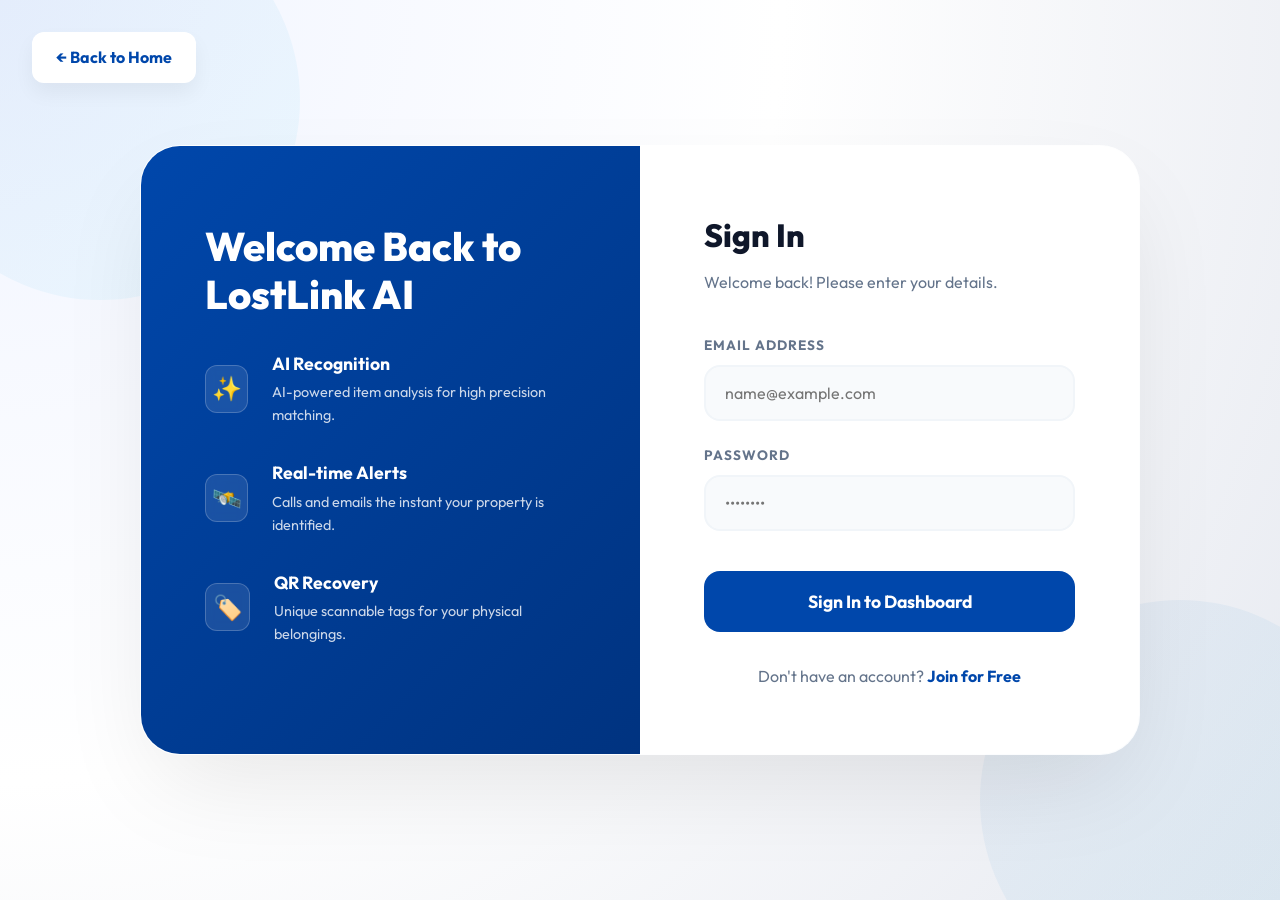
<file: frontend/report_lost.html>
<!DOCTYPE html>
<html lang="en">

<head>
  <meta charset="UTF-8">
  <meta name="viewport" content="width=device-width, initial-scale=1.0">
  <title>Report Lost | LostLink AI</title>
  <link rel="preconnect" href="https://fonts.googleapis.com">
  <link rel="preconnect" href="https://fonts.gstatic.com" crossorigin>
  <link href="https://fonts.googleapis.com/css2?family=Outfit:wght@300;400;600;700&display=swap" rel="stylesheet">
  <link rel="stylesheet" href="css/global.css">
  <link rel="stylesheet" href="css/forms.css">
</head>

<body>

  <header>
    <div class="logo">🔍 LostLink AI</div>
    <nav id="navbar">
      <a href="index.html">Home</a>
      <a href="browser.html">Browse</a>
      <a href="report_found.html">Report Found</a>
      <a href="chat.html">✨ Chat Copilot</a>
      <a href="dashboard.html">Dashboard</a>
    </nav>
  </header>

  <main>
    <div class="form-container">
      <div class="form-header">
        <h2>Lost Something?</h2>
        <p>Tell the AI about your item to start the matching process.</p>
      </div>

      <form id="reportForm">
        <div class="form-group">
          <label>Item Name</label>
          <input type="text" name="item_name" placeholder="e.g. Black Wallet, iPhone 13" required>
        </div>

        <div class="form-group">
          <label>Add a Photo (Recommended for AI)</label>
          <input type="file" id="imageInput" name="image" accept="image/*" required>
        </div>

        <div class="ai-scan-wrapper">
          <button type="button" id="aiScanBtn" class="btn-ai">
            <span>✨</span> Smart Scan (Auto-Describe)
          </button>
          <p id="aiMsg" style="font-size: 0.75rem; color: var(--slate); margin-top: 8px;"></p>
        </div>

        <div class="form-group">
          <label>Detailed Description</label>
          <textarea id="description" name="description" rows="4" placeholder="Mention color, brand, or unique marks..."
            required></textarea>
        </div>

        <div class="grid-2">
          <div class="form-group">
            <label>Date Lost</label>
            <input type="date" name="date" required>
          </div>
          <div class="form-group">
            <label>Approx. Time</label>
            <input type="time" name="time" required>
          </div>
        </div>

        <div class="form-group">
          <label>Last Seen Location</label>
          <input type="text" name="location" placeholder="e.g. Central Library, Cafeteria" required>
        </div>

        <div class="grid-2">
          <div class="form-group">
            <label>Latitude (Optional)</label>
            <input type="number" step="any" name="latitude" placeholder="e.g. 13.0102">
          </div>
          <div class="form-group">
            <label>Longitude (Optional)</label>
            <input type="number" step="any" name="longitude" placeholder="e.g. 74.7938">
          </div>
        </div>

        <div class="form-group">
          <label>Contact Info</label>
          <input type="text" name="contact_info" placeholder="Email or Phone Number" required>
        </div>

        <div class="checkbox-group">
          <label class="checkbox-item">
            <input type="checkbox" name="priority">
            <span>🔥 Mark as <strong>High Priority</strong> (Advanced Matching)</span>
          </label>
          <label class="checkbox-item">
            <input type="checkbox" name="wants_call">
            <span>📞 Notify me via Phone Call if found</span>
          </label>
          <label class="checkbox-item">
            <input type="checkbox" name="generate_qr" checked>
            <span>🏷️ Generate Recovery QR Code</span>
          </label>
        </div>

        <button type="submit" class="btn btn-primary" style="width: 100%;">Post Report</button>
        <div id="responseMsg" class="message-box"></div>
      </form>
    </div>
  </main>

  <footer>
    &copy; 2025 LostLink AI Project.
  </footer>

  <script>
    const token = localStorage.getItem("token");
    if (!token) window.location.href = "login.html";

    // Admin Navbar Check
    async function checkAdmin() {
      try {
        const res = await fetch("/api/admin/is_admin", {
          headers: { "Authorization": "Bearer " + token }
        });
        const data = await res.json();
        if (data.is_admin) {
          const nav = document.getElementById("navbar");
          const adminLink = document.createElement("a");
          adminLink.href = "admin.html";
          adminLink.style.color = "#fbbf24";
          adminLink.innerText = "🛠 Admin";
          nav.appendChild(adminLink);
        }
      } catch (e) { }
    }
    checkAdmin();

    // AI Recognition
    const aiScanBtn = document.getElementById("aiScanBtn");
    const aiMsg = document.getElementById("aiMsg");
    const imageInput = document.getElementById("imageInput");
    const descArea = document.getElementById("description");

    aiScanBtn.onclick = async () => {
      if (!imageInput.files.length) {
        alert("Please select a file first.");
        return;
      }
      aiScanBtn.disabled = true;
      aiMsg.innerText = "🌀 Running AI analysis...";

      const fd = new FormData();
      fd.append("image", imageInput.files[0]);

      try {
        const res = await fetch("/api/describe_image", {
          method: "POST",
          headers: { "Authorization": "Bearer " + token },
          body: fd
        });
        const data = await res.json();
        if (res.ok) {
          descArea.value = data.description;
          aiMsg.innerText = "✅ Description set! Verify before submitting.";
        } else {
          aiMsg.innerText = "❌ AI failed: " + data.detail;
        }
      } catch (e) { aiMsg.innerText = "❌ Network error."; }
      finally { aiScanBtn.disabled = false; }
    };

    // Submit Report
    document.getElementById("reportForm").onsubmit = async (e) => {
      e.preventDefault();
      const msg = document.getElementById("responseMsg");
      msg.className = "message-box";
      msg.innerText = "⏳ Synchronizing with registry...";
      msg.style.display = "block";

      const fd = new FormData(e.target);
      try {
        const res = await fetch("/api/report_lost", {
          method: "POST",
          headers: { "Authorization": "Bearer " + token },
          body: fd
        });
        const data = await res.json();
        if (res.ok) {
          msg.className = "message-box success";
          msg.innerText = "✅ Item reported successfully.";
          if (fd.get("generate_qr") && data.item_id) {
            const qrLink = document.createElement("a");
            qrLink.href = `/qr/${data.item_id}`;
            qrLink.innerText = "📄 View Recovery QR";
            qrLink.style.display = "block";
            qrLink.style.color = "var(--primary)";
            qrLink.style.marginTop = "1rem";
            msg.appendChild(qrLink);
          }
          e.target.reset();
        } else {
          msg.className = "message-box error";
          msg.innerText = "❌ Error: " + data.detail;
        }
      } catch (err) {
        msg.className = "message-box error";
        msg.innerText = "❌ Server unreachable.";
      }
    };
  </script>

</body>

</html>
</file>
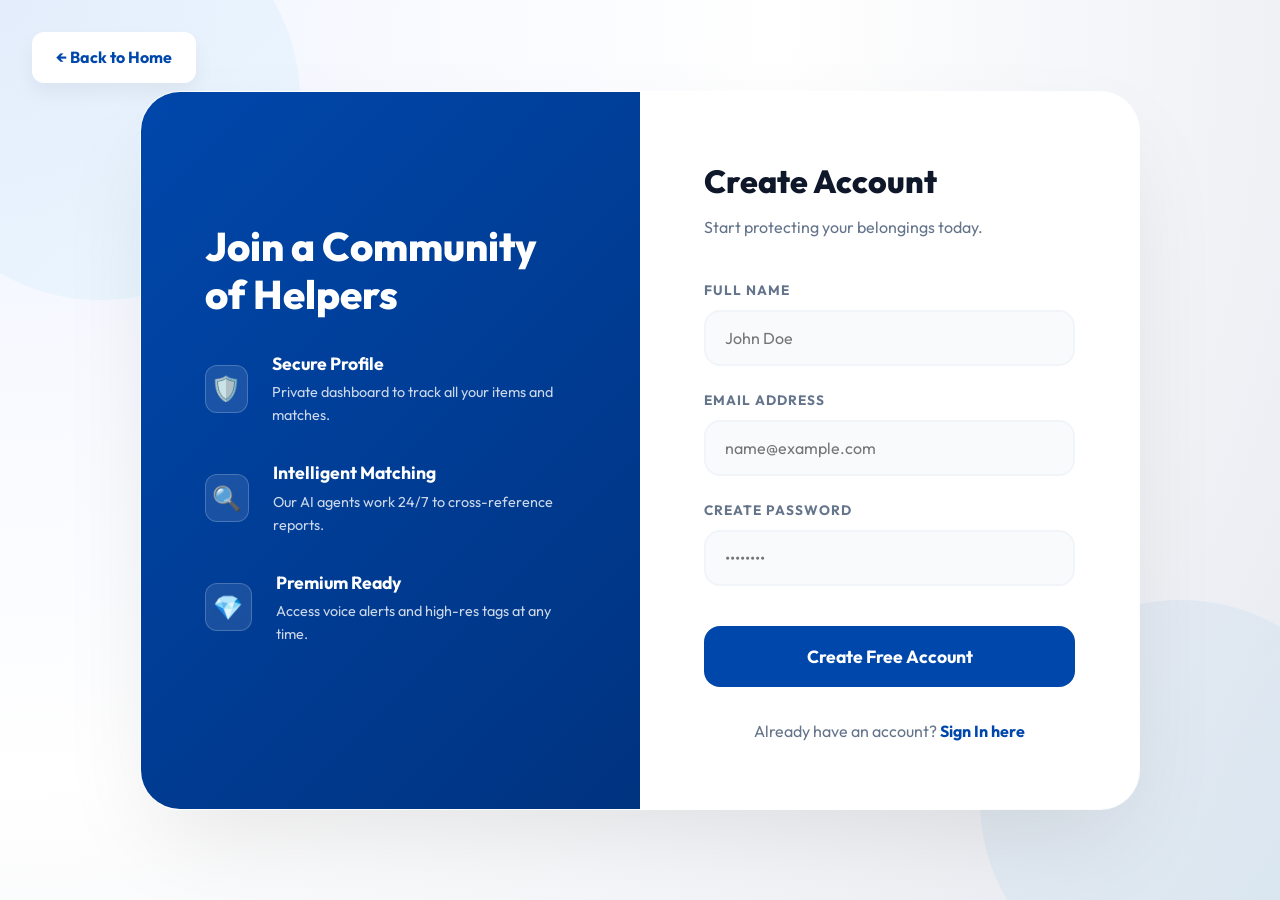
<file: frontend/signup.html>
<!DOCTYPE html>
<html lang="en">

<head>
  <meta charset="UTF-8">
  <meta name="viewport" content="width=device-width, initial-scale=1.0">
  <title>Join Us | LostLink AI</title>
  <link rel="preconnect" href="https://fonts.googleapis.com">
  <link rel="preconnect" href="https://fonts.gstatic.com" crossorigin>
  <link href="https://fonts.googleapis.com/css2?family=Outfit:wght@300;400;600;700;800&display=swap" rel="stylesheet">
  <link rel="stylesheet" href="css/global.css">
  <link rel="stylesheet" href="css/auth.css">
</head>

<body>

  <div class="auth-page">
    <a href="index.html" class="back-home">← Back to Home</a>

    <div class="auth-container">
      <!-- Benefits Sidebar -->
      <div class="auth-sidebar">
        <div class="sidebar-content">
          <h2>Join a Community<br>of Helpers</h2>

          <div class="feature-list">
            <div class="feature-item">
              <div class="feature-icon">🛡️</div>
              <div class="feature-text">
                <h4>Secure Profile</h4>
                <p>Private dashboard to track all your items and matches.</p>
              </div>
            </div>

            <div class="feature-item">
              <div class="feature-icon">🔍</div>
              <div class="feature-text">
                <h4>Intelligent Matching</h4>
                <p>Our AI agents work 24/7 to cross-reference reports.</p>
              </div>
            </div>

            <div class="feature-item">
              <div class="feature-icon">💎</div>
              <div class="feature-text">
                <h4>Premium Ready</h4>
                <p>Access voice alerts and high-res tags at any time.</p>
              </div>
            </div>
          </div>
        </div>
      </div>

      <!-- Form Side -->
      <div class="auth-form-side">
        <div class="auth-form-header">
          <h1>Create Account</h1>
          <p>Start protecting your belongings today.</p>
        </div>

        <form id="signupForm">
          <div class="form-group">
            <label>Full Name</label>
            <input type="text" name="name" placeholder="John Doe" required>
          </div>

          <div class="form-group">
            <label>Email Address</label>
            <input type="email" name="email" placeholder="name@example.com" required>
          </div>

          <div class="form-group">
            <label>Create Password</label>
            <input type="password" name="password" placeholder="••••••••" required>
          </div>

          <button type="submit" class="btn-auth">Create Free Account</button>
          <div id="signupMessage" class="message-box" style="margin-top: 1.5rem; display: none;"></div>
        </form>

        <div class="auth-switch">
          Already have an account? <a href="login.html">Sign In here</a>
        </div>
      </div>
    </div>
  </div>

  <script>
    const form = document.getElementById("signupForm");
    const msg = document.getElementById("signupMessage");

    form.onsubmit = async (e) => {
      e.preventDefault();
      msg.className = "message-box";
      msg.innerText = "⏳ Creating your profile...";
      msg.style.display = "block";

      const name = form.name.value;
      const email = form.email.value;
      const password = form.password.value;

      try {
        const res = await fetch("/api/signup", {
          method: "POST",
          headers: { "Content-Type": "application/json" },
          body: JSON.stringify({ name, email, password })
        });

        if (res.ok) {
          msg.className = "message-box success";
          msg.innerText = "✅ Account created! Redirecting to login...";
          setTimeout(() => window.location.href = "login.html", 1200);
        } else {
          const data = await res.json();
          msg.className = "message-box error";
          msg.innerText = "❌ " + (data.detail || "Registration failed");
        }
      } catch (err) {
        msg.className = "message-box error";
        msg.innerText = "❌ Network error";
      }
    };
  </script>

</body>

</html>
</file>
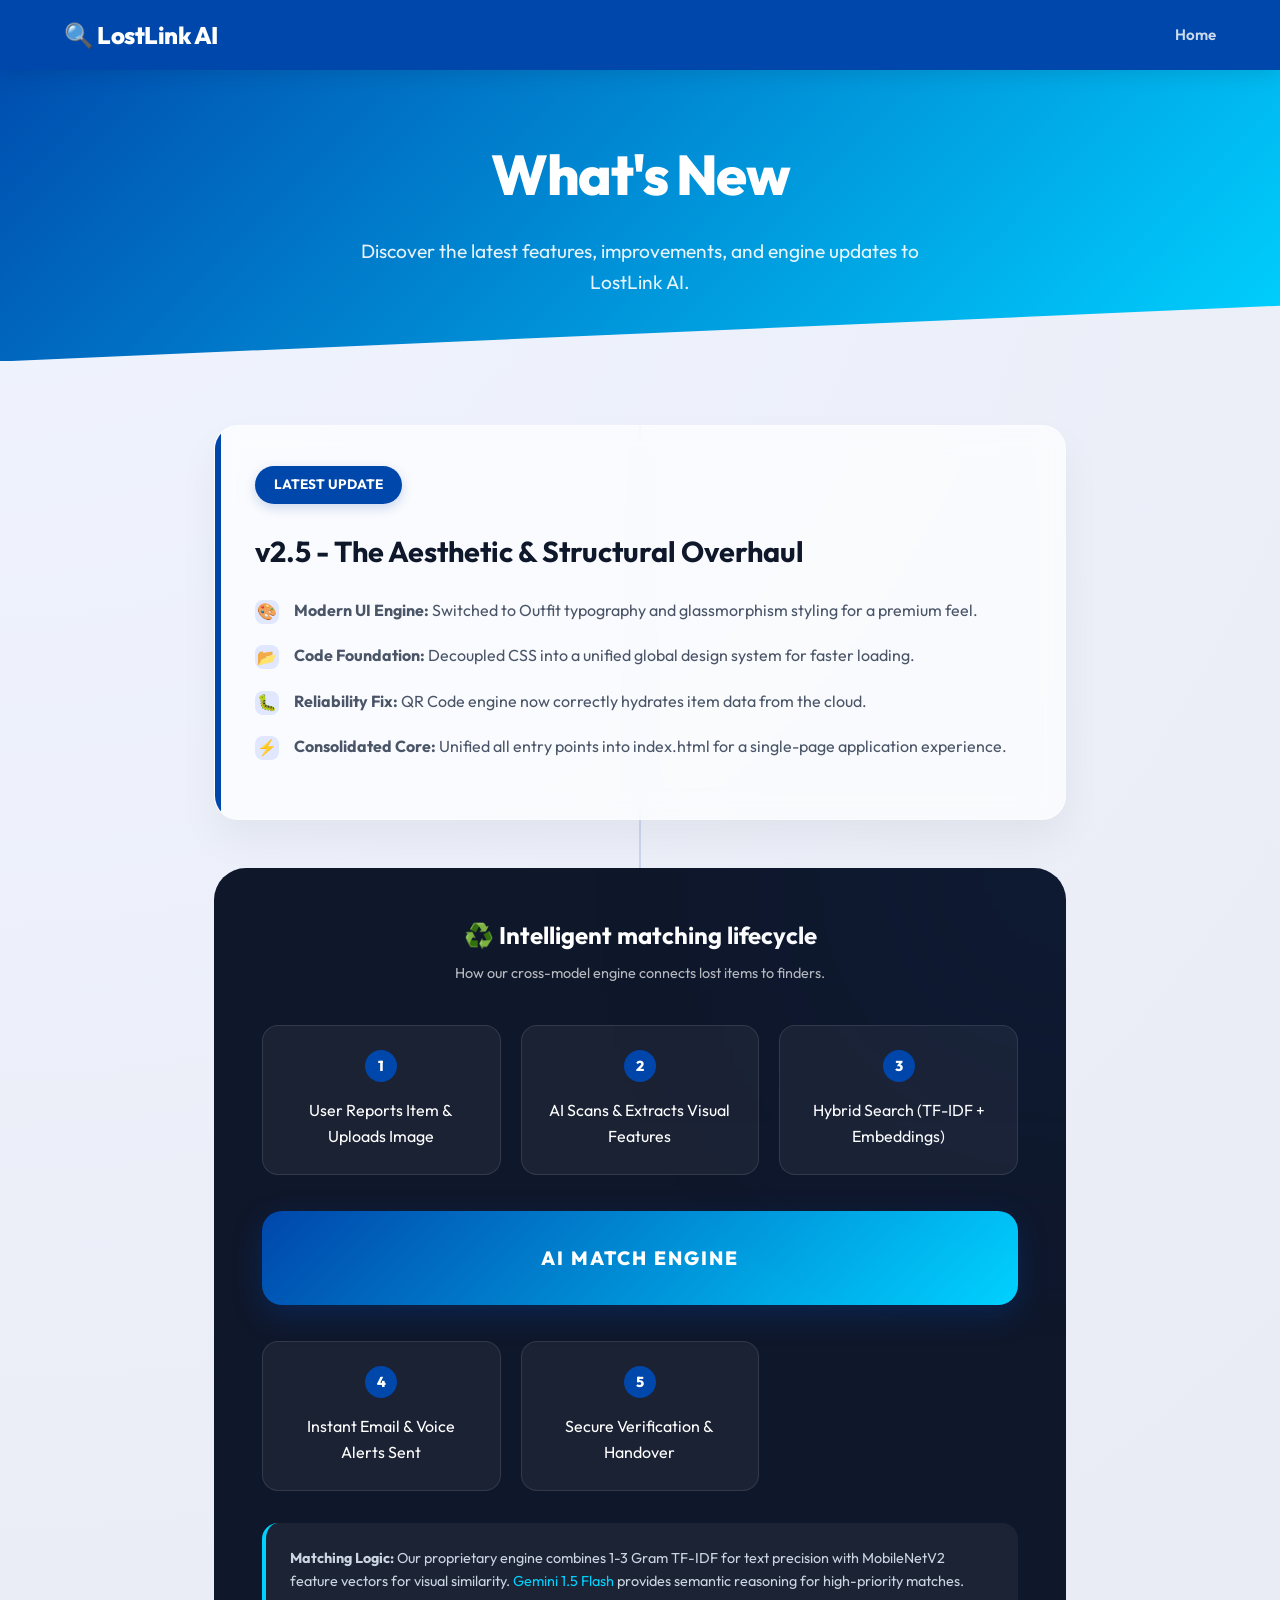
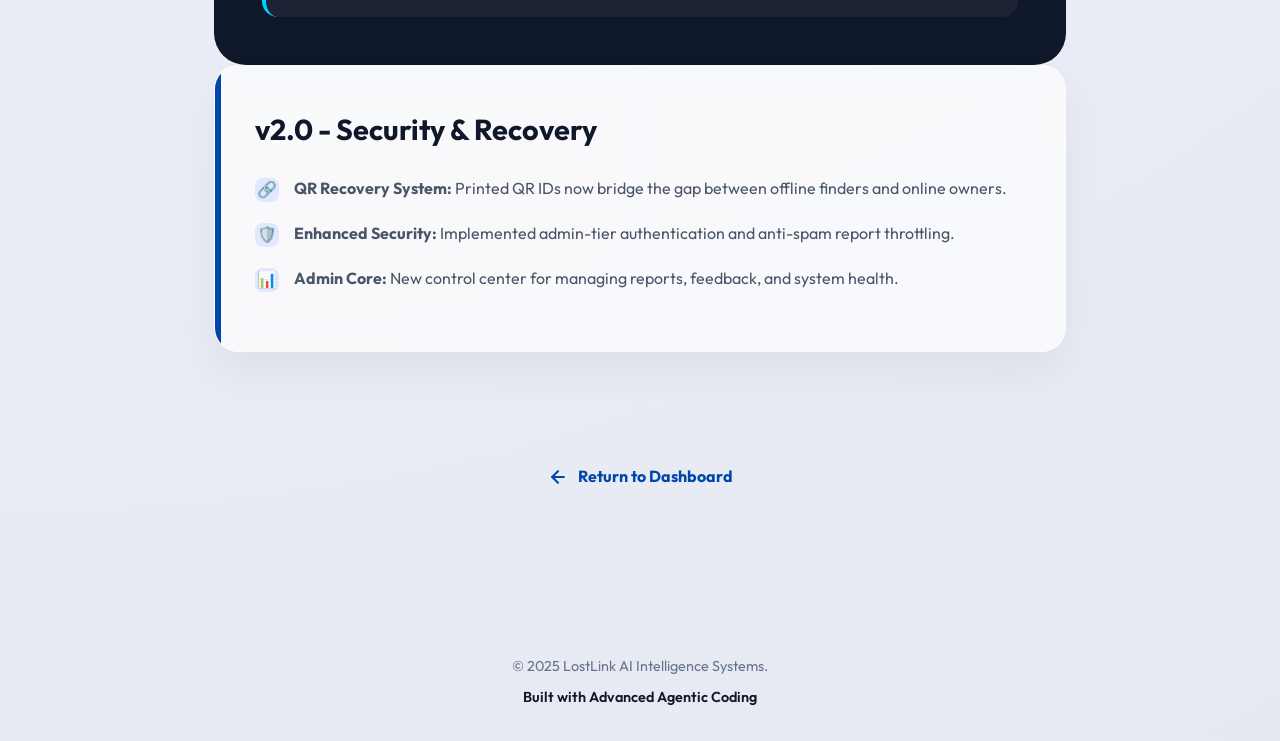
<file: frontend/whats_new.html>
<!DOCTYPE html>
<html lang="en">

<head>
  <meta charset="UTF-8">
  <meta name="viewport" content="width=device-width, initial-scale=1.0">
  <title>What's New | LostLink AI</title>
  <link rel="preconnect" href="https://fonts.googleapis.com">
  <link rel="preconnect" href="https://fonts.gstatic.com" crossorigin>
  <link href="https://fonts.googleapis.com/css2?family=Outfit:wght@300;400;600;700;800&display=swap" rel="stylesheet">
  <link rel="stylesheet" href="css/global.css">
  <style>
    :root {
      --card-bg: rgba(255, 255, 255, 0.7);
      --card-border: rgba(255, 255, 255, 0.4);
    }

    body {
      background: radial-gradient(circle at top left, #f0f4ff 0%, #e6e9f0 100%);
      overflow-x: hidden;
    }

    .hero-section {
      text-align: center;
      padding: 6rem 1.5rem 4rem;
      background: linear-gradient(135deg, var(--primary) 0%, var(--secondary) 100%);
      color: white;
      margin-top: -80px;
      /* Offset for header if it's there */
      padding-top: 140px;
      clip-path: polygon(0 0, 100% 0, 100% 85%, 0% 100%);
      margin-bottom: 4rem;
    }

    .hero-section h1 {
      font-size: 3.5rem;
      font-weight: 800;
      letter-spacing: -1.5px;
      margin-bottom: 1rem;
      animation: fadeInDown 0.8s ease-out;
    }

    .hero-section p {
      font-size: 1.2rem;
      opacity: 0.9;
      max-width: 600px;
      margin: 0 auto;
      animation: fadeIn 1.2s ease-out;
    }

    .update-container {
      max-width: 900px;
      margin: 0 auto;
      padding: 0 1.5rem 6rem;
      position: relative;
    }

    .timeline-line {
      position: absolute;
      left: 50%;
      top: 0;
      bottom: 6rem;
      width: 2px;
      background: linear-gradient(to bottom, var(--primary), transparent);
      transform: translateX(-50%);
      opacity: 0.2;
    }

    .version-card {
      background: var(--card-bg);
      backdrop-filter: blur(12px);
      -webkit-backdrop-filter: blur(12px);
      border: 1px solid var(--card-border);
      border-radius: 24px;
      padding: 2.5rem;
      margin-bottom: 3rem;
      box-shadow: 0 20px 40px rgba(0, 0, 0, 0.05);
      transition: all 0.4s cubic-bezier(0.4, 0, 0.2, 1);
      position: relative;
      overflow: hidden;
      animation: fadeInUp 0.6s ease-out both;
    }

    .version-card:hover {
      transform: translateY(-8px) scale(1.01);
      box-shadow: 0 30px 60px rgba(0, 0, 0, 0.1);
      background: rgba(255, 255, 255, 0.8);
    }

    .version-card::before {
      content: "";
      position: absolute;
      top: 0;
      left: 0;
      width: 6px;
      height: 100%;
      background: var(--primary);
    }

    .version-tag {
      display: inline-block;
      padding: 0.5rem 1.2rem;
      background: var(--primary);
      color: white;
      border-radius: 50px;
      font-size: 0.85rem;
      font-weight: 700;
      margin-bottom: 1.5rem;
      box-shadow: 0 4px 12px rgba(0, 71, 171, 0.2);
    }

    .version-card h3 {
      font-size: 1.8rem;
      margin-bottom: 1.5rem;
      color: var(--dark);
      display: flex;
      align-items: center;
      gap: 12px;
    }

    .update-list {
      list-style: none;
      padding: 0;
    }

    .update-item {
      display: flex;
      gap: 15px;
      margin-bottom: 1.2rem;
      align-items: flex-start;
    }

    .update-icon {
      width: 24px;
      height: 24px;
      background: #e0e7ff;
      border-radius: 8px;
      display: flex;
      align-items: center;
      justify-content: center;
      color: var(--primary);
      flex-shrink: 0;
      margin-top: 2px;
    }

    .update-text {
      font-size: 1rem;
      color: #4a5568;
    }

    .lifecycle-container {
      background: #0f172a;
      color: white;
      border-radius: 32px;
      padding: 3rem;
      margin-top: 2rem;
      position: relative;
      overflow: hidden;
    }

    .lifecycle-container::after {
      content: "";
      position: absolute;
      width: 300px;
      height: 300px;
      background: var(--primary);
      filter: blur(150px);
      opacity: 0.2;
      top: -150px;
      right: -150px;
    }

    .flowchart {
      display: grid;
      grid-template-columns: repeat(auto-fit, minmax(200px, 1fr));
      gap: 20px;
      margin-top: 2.5rem;
    }

    .flow-step {
      background: rgba(255, 255, 255, 0.05);
      border: 1px solid rgba(255, 255, 255, 0.1);
      padding: 1.5rem;
      border-radius: 16px;
      text-align: center;
      transition: all 0.3s ease;
    }

    .flow-step:hover {
      background: rgba(255, 255, 255, 0.1);
      transform: translateY(-5px);
    }

    .step-num {
      width: 32px;
      height: 32px;
      background: var(--primary);
      border-radius: 50%;
      display: flex;
      align-items: center;
      justify-content: center;
      font-weight: 800;
      margin: 0 auto 1rem;
      font-size: 0.9rem;
    }

    .match-diamond {
      grid-column: 1 / -1;
      background: linear-gradient(135deg, var(--primary) 0%, var(--secondary) 100%);
      padding: 2rem;
      border-radius: 20px;
      text-align: center;
      font-weight: 800;
      font-size: 1.2rem;
      text-transform: uppercase;
      letter-spacing: 2px;
      margin: 1rem 0;
      box-shadow: 0 10px 30px rgba(0, 71, 171, 0.3);
    }

    .back-btn {
      display: inline-flex;
      align-items: center;
      gap: 10px;
      margin-top: 4rem;
      color: var(--primary);
      text-decoration: none;
      font-weight: 700;
      transition: all 0.3s ease;
    }

    .back-btn:hover {
      gap: 15px;
      opacity: 0.8;
    }

    @keyframes fadeInUp {
      from {
        opacity: 0;
        transform: translateY(30px);
      }

      to {
        opacity: 1;
        transform: translateY(0);
      }
    }

    @keyframes fadeInDown {
      from {
        opacity: 0;
        transform: translateY(-30px);
      }

      to {
        opacity: 1;
        transform: translateY(0);
      }
    }

    @keyframes fadeIn {
      from {
        opacity: 0;
      }

      to {
        opacity: 1;
      }
    }

    /* Staggered animation delay */
    .card-1 {
      animation-delay: 0.2s;
    }

    .card-2 {
      animation-delay: 0.4s;
    }

    .card-3 {
      animation-delay: 0.6s;
    }

    @media (max-width: 768px) {
      .hero-section h1 {
        font-size: 2.5rem;
      }

      .timeline-line {
        display: none;
      }

      .flowchart {
        grid-template-columns: 1fr;
      }
    }
  </style>
</head>

<body>

  <header>
    <div class="logo">🔍 LostLink AI</div>
    <nav>
      <a href="index.html">Home</a>
    </nav>
  </header>

  <section class="hero-section">
    <h1>What's New</h1>
    <p>Discover the latest features, improvements, and engine updates to LostLink AI.</p>
  </section>

  <main class="update-container">
    <div class="timeline-line"></div>

    <div class="version-card card-1">
      <div class="version-tag">LATEST UPDATE</div>
      <h3>v2.5 - The Aesthetic & Structural Overhaul</h3>
      <div class="update-list">
        <div class="update-item">
          <div class="update-icon">🎨</div>
          <div class="update-text"><strong>Modern UI Engine:</strong> Switched to Outfit typography and glassmorphism
            styling for a premium feel.</div>
        </div>
        <div class="update-item">
          <div class="update-icon">📂</div>
          <div class="update-text"><strong>Code Foundation:</strong> Decoupled CSS into a unified global design system
            for faster loading.</div>
        </div>
        <div class="update-item">
          <div class="update-icon">🐛</div>
          <div class="update-text"><strong>Reliability Fix:</strong> QR Code engine now correctly hydrates item data
            from the cloud.</div>
        </div>
        <div class="update-item">
          <div class="update-icon">⚡</div>
          <div class="update-text"><strong>Consolidated Core:</strong> Unified all entry points into index.html for a
            single-page application experience.</div>
        </div>
      </div>
    </div>

    <!-- Lifecycle Card -->
    <div class="lifecycle-container card-2">
      <h2 style="text-align: center; margin-bottom: 0.5rem;">♻️ Intelligent matching lifecycle</h2>
      <p style="text-align: center; opacity: 0.7; font-size: 0.9rem;">How our cross-model engine connects lost items to
        finders.</p>

      <div class="flowchart">
        <div class="flow-step">
          <div class="step-num">1</div>
          <p>User Reports Item & Uploads Image</p>
        </div>
        <div class="flow-step">
          <div class="step-num">2</div>
          <p>AI Scans & Extracts Visual Features</p>
        </div>
        <div class="flow-step">
          <div class="step-num">3</div>
          <p>Hybrid Search (TF-IDF + Embeddings)</p>
        </div>
        <div class="match-diamond">AI MATCH ENGINE</div>
        <div class="flow-step">
          <div class="step-num">4</div>
          <p>Instant Email & Voice Alerts Sent</p>
        </div>
        <div class="flow-step">
          <div class="step-num">5</div>
          <p>Secure Verification & Handover</p>
        </div>
      </div>

      <div
        style="margin-top: 2rem; padding: 1.5rem; background: rgba(255,255,255,0.05); border-radius: 16px; border-left: 4px solid var(--secondary);">
        <p style="font-size: 0.9rem; color: #cbd5e1;">
          <strong>Matching Logic:</strong> Our proprietary engine combines 1-3 Gram TF-IDF for text precision with
          MobileNetV2 feature vectors for visual similarity.
          <span style="color: var(--secondary);">Gemini 1.5 Flash</span> provides semantic reasoning for high-priority
          matches.
        </p>
      </div>
    </div>

    <div class="version-card card-3">
      <h3>v2.0 - Security & Recovery</h3>
      <div class="update-list">
        <div class="update-item">
          <div class="update-icon">🔗</div>
          <div class="update-text"><strong>QR Recovery System:</strong> Printed QR IDs now bridge the gap between
            offline finders and online owners.</div>
        </div>
        <div class="update-item">
          <div class="update-icon">🛡️</div>
          <div class="update-text"><strong>Enhanced Security:</strong> Implemented admin-tier authentication and
            anti-spam report throttling.</div>
        </div>
        <div class="update-item">
          <div class="update-icon">📊</div>
          <div class="update-text"><strong>Admin Core:</strong> New control center for managing reports, feedback, and
            system health.</div>
        </div>
      </div>
    </div>

    <div style="text-align: center;">
      <a href="index.html" class="back-btn">
        <svg width="20" height="20" viewBox="0 0 24 24" fill="none" stroke="currentColor" stroke-width="2.5"
          stroke-linecap="round" stroke-linejoin="round">
          <line x1="19" y1="12" x2="5" y2="12"></line>
          <polyline points="12 19 5 12 12 5"></polyline>
        </svg>
        Return to Dashboard
      </a>
    </div>
  </main>

  <footer>
    <p>&copy; 2025 LostLink AI Intelligence Systems.</p>
    <p class="credits">Built with Advanced Agentic Coding</p>
  </footer>

</body>

</html>
</file>
<file: frontend/css/global.css>
/* global.css */
:root {
    --primary: #0047ab;
    --secondary: #00d2ff;
    --dark: #0f172a;
    --light: #f8fafc;
    --glass: rgba(255, 255, 255, 0.9);
    --text: #1a2a4e;
    --slate: #64748b;
    --success: #10b981;
    --danger: #f43f5e;
}

* {
    box-sizing: border-box;
    margin: 0;
    padding: 0;
    font-family: 'Outfit', sans-serif;
}

body {
    background-color: var(--light);
    background: linear-gradient(135deg, #f0f4ff 0%, #e6e9f0 100%);
    color: var(--text);
    line-height: 1.6;
    min-height: 100vh;
}

/* Navbar */
header {
    background-color: var(--primary);
    color: white;
    padding: 1rem 5%;
    display: flex;
    justify-content: space-between;
    align-items: center;
    position: sticky;
    top: 0;
    z-index: 1000;
    box-shadow: 0 4px 20px rgba(0,0,0,0.1);
}

.logo {
    font-size: 1.5rem;
    font-weight: 800;
    letter-spacing: -0.5px;
    display: flex;
    align-items: center;
    gap: 8px;
}

nav {
    display: flex;
    gap: 1.5rem;
    align-items: center;
}

nav a {
    color: rgba(255,255,255,0.8);
    text-decoration: none;
    font-weight: 600;
    font-size: 0.95rem;
    transition: all 0.3s ease;
}

nav a:hover {
    color: white;
    transform: translateY(-2px);
}

/* Common Footer */
footer {
    text-align: center;
    padding: 4rem 5% 2rem;
    color: var(--slate);
    font-size: 0.9rem;
}

.credits {
    color: var(--dark);
    font-weight: 600;
    margin-top: 0.5rem;
}

/* Common Utilities */
.btn {
    padding: 1rem 2rem;
    border-radius: 16px;
    font-weight: 700;
    text-decoration: none;
    transition: all 0.3s cubic-bezier(0.4, 0, 0.2, 1);
    font-size: 1.05rem;
    cursor: pointer;
    border: none;
    display: inline-block;
    text-align: center;
}

.btn-primary {
    background-color: var(--primary);
    color: white;
    box-shadow: 0 10px 15px -3px rgba(0, 71, 171, 0.3);
}

.btn-primary:hover {
    transform: translateY(-3px);
    box-shadow: 0 20px 25px -5px rgba(0, 71, 171, 0.4);
}

.message-box {
    text-align: center;
    padding: 1rem;
    border-radius: 12px;
    margin-top: 1.5rem;
    font-weight: 600;
    display: none;
}

.message-box.success {
    background: #dcfce7;
    color: #166534;
    display: block;
}

.message-box.error {
    background: #fee2e2;
    color: #991b1b;
    display: block;
}
</file>
<file: frontend/css/admin.css>
/* admin.css */
.admin-container {
    padding: 3rem 5%;
    max-width: 1400px;
    margin: 0 auto;
}

.stats-bar {
    display: grid;
    grid-template-columns: repeat(auto-fit, minmax(200px, 1fr));
    gap: 1.5rem;
    margin-bottom: 3rem;
}

.stat-pills {
    background: white;
    padding: 1.5rem;
    border-radius: 20px;
    text-align: center;
    box-shadow: 0 4px 10px rgba(0, 0, 0, 0.03);
    border: 1px solid #e2e8f0;
}

.stat-pills h3 {
    font-size: 1.8rem;
    color: var(--primary);
}

.admin-table-container {
    background: white;
    border-radius: 24px;
    overflow: hidden;
    box-shadow: 0 10px 20px rgba(0, 0, 0, 0.05);
    border: 1px solid #eee;
}

.admin-table {
    width: 100%;
    border-collapse: collapse;
}

.admin-table th {
    background: #f8fafc;
    padding: 1.25rem 1rem;
    text-align: left;
    font-weight: 700;
    color: var(--slate);
    border-bottom: 2px solid #eee;
}

.admin-table td {
    padding: 1rem;
    border-bottom: 1px solid #f1f5f9;
    font-size: 0.9rem;
}

.action-btns {
    display: flex;
    gap: 8px;
}

.btn-small {
    padding: 6px 12px;
    border-radius: 8px;
    font-size: 0.8rem;
    font-weight: 700;
    cursor: pointer;
    border: none;
    transition: all 0.2s;
}

.btn-approve {
    background: #dcfce7;
    color: #166534;
}

.btn-remove {
    background: #fee2e2;
    color: #991b1b;
}
</file>
<file: frontend/css/dashboard.css>
/* dashboard.css */
.dashboard-header {
    margin-bottom: 3rem;
    text-align: center;
}

.dashboard-header h1 {
    font-size: 2.2rem;
    font-weight: 800;
    color: var(--primary);
}

.section-title {
    font-size: 1.4rem;
    font-weight: 700;
    margin: 2.5rem 0 1.5rem;
    display: flex;
    align-items: center;
    gap: 12px;
    border-bottom: 2px solid #e2e8f0;
    padding-bottom: 0.5rem;
    color: var(--dark);
}

.card-grid {
    display: grid;
    grid-template-columns: repeat(auto-fill, minmax(300px, 1fr));
    gap: 2rem;
}

.card {
    background: white;
    border-radius: 24px;
    overflow: hidden;
    box-shadow: 0 10px 15px -3px rgba(0, 0, 0, 0.05);
    transition: all 0.3s cubic-bezier(0.4, 0, 0.2, 1);
    position: relative;
    border: 1px solid #f1f5f9;
}

.card:hover {
    transform: translateY(-8px);
    box-shadow: 0 20px 25px -5px rgba(0, 0, 0, 0.1);
}

.card-img {
    width: 100%;
    height: 200px;
    object-fit: cover;
}

.card-body {
    padding: 1.5rem;
}

.card-body h4 {
    font-size: 1.25rem;
    font-weight: 700;
    margin-bottom: 0.5rem;
    color: var(--dark);
}

.card-meta {
    font-size: 0.9rem;
    color: var(--slate);
    margin-bottom: 1rem;
}

.badge {
    display: inline-block;
    padding: 0.25rem 0.75rem;
    border-radius: 999px;
    font-size: 0.75rem;
    font-weight: 700;
    text-transform: uppercase;
    margin-bottom: 0.5rem;
}

.badge-success {
    background: #dcfce7;
    color: #166534;
}

.badge-neutral {
    background: #f1f5f9;
    color: #64748b;
}

.btn-delete {
    width: 100%;
    background: #fee2e2;
    color: var(--danger);
    border: none;
    padding: 0.75rem;
    border-radius: 12px;
    font-weight: 700;
    cursor: pointer;
    margin-top: 1rem;
    transition: all 0.2s;
}

.btn-delete:hover {
    background: var(--danger);
    color: white;
}

.empty-state {
    text-align: center;
    padding: 4rem 2rem;
    color: var(--slate);
    font-style: italic;
    grid-column: 1 / -1;
}
</file>
<file: frontend/css/forms.css>
/* forms.css */
.form-container {
    max-width: 650px;
    margin: 3rem auto;
    background: var(--glass);
    backdrop-filter: blur(15px);
    border-radius: 32px;
    padding: 3rem;
    box-shadow: 0 20px 40px rgba(0, 0, 0, 0.05);
    border: 1px solid rgba(255, 255, 255, 0.4);
}

.form-header {
    text-align: center;
    margin-bottom: 2.5rem;
}

.form-header h2 {
    font-size: 2rem;
    font-weight: 800;
    color: var(--primary);
    margin-bottom: 0.5rem;
}

.form-group {
    margin-bottom: 1.5rem;
}

label {
    display: block;
    margin-bottom: 0.5rem;
    font-weight: 600;
    font-size: 0.95rem;
    color: var(--text);
}

input[type="text"],
input[type="email"],
input[type="password"],
input[type="date"],
input[type="time"],
textarea,
select {
    width: 100%;
    padding: 0.9rem 1.2rem;
    border: 1px solid #e2e8f0;
    border-radius: 16px;
    font-size: 1rem;
    background: white;
    outline: none;
    transition: all 0.3s ease;
}

input:focus,
textarea:focus {
    border-color: var(--primary);
    box-shadow: 0 0 0 4px rgba(0, 71, 171, 0.1);
}

.ai-scan-wrapper {
    background: #f8fafc;
    padding: 1.5rem;
    border-radius: 20px;
    margin-bottom: 2rem;
    border: 1px dashed #cbd5e1;
    text-align: center;
}

.btn-ai {
    width: 100%;
    background: linear-gradient(90deg, #6366f1, #a855f7);
    color: white;
    border: none;
    padding: 1rem;
    border-radius: 16px;
    font-weight: 700;
    cursor: pointer;
    display: flex;
    align-items: center;
    justify-content: center;
    gap: 10px;
    transition: all 0.3s;
}

.btn-ai:hover {
    transform: translateY(-2px);
    box-shadow: 0 8px 20px rgba(99, 102, 241, 0.3);
}

.checkbox-group {
    background: rgba(255, 255, 255, 0.5);
    padding: 1.5rem;
    border-radius: 20px;
    margin: 2rem 0;
    display: flex;
    flex-direction: column;
    gap: 1rem;
}

.checkbox-item {
    display: flex;
    align-items: center;
    gap: 12px;
    font-size: 0.95rem;
    cursor: pointer;
}

.checkbox-item input {
    width: 18px;
    height: 18px;
    cursor: pointer;
}

.grid-2 {
    display: grid;
    grid-template-columns: 1fr 1fr;
    gap: 1.5rem;
}

@media (max-width: 600px) {
    .grid-2 {
        grid-template-columns: 1fr;
    }

    .form-container {
        padding: 2rem 1.5rem;
        margin: 1rem;
    }
}
</file>
<file: frontend/css/auth.css>
/* auth.css */
.auth-page {
    min-height: 100vh;
    display: flex;
    align-items: center;
    justify-content: center;
    background: radial-gradient(circle at top left, #f0f4ff, #ffffff, #e6e9f0);
    overflow-x: hidden;
    position: relative;
}

/* Background Decorations */
.auth-page::before,
.auth-page::after {
    content: "";
    position: absolute;
    width: 400px;
    height: 400px;
    border-radius: 50%;
    background: linear-gradient(135deg, rgba(0, 71, 171, 0.05), rgba(0, 210, 255, 0.05));
    z-index: 0;
}

.auth-page::before {
    top: -100px;
    left: -100px;
}

.auth-page::after {
    bottom: -100px;
    right: -100px;
}

.auth-container {
    width: 100%;
    max-width: 1000px;
    display: flex;
    background: rgba(255, 255, 255, 0.7);
    backdrop-filter: blur(20px);
    border: 1px solid rgba(255, 255, 255, 0.5);
    border-radius: 40px;
    box-shadow: 0 40px 100px -20px rgba(0, 0, 0, 0.1);
    overflow: hidden;
    margin: 2rem;
    z-index: 1;
    animation: slideUp 0.8s cubic-bezier(0.16, 1, 0.3, 1);
}

@keyframes slideUp {
    from {
        opacity: 0;
        transform: translateY(40px);
    }

    to {
        opacity: 1;
        transform: translateY(0);
    }
}

/* Sidebar / Features Side */
.auth-sidebar {
    flex: 1;
    background: linear-gradient(135deg, var(--primary), #003380);
    padding: 4rem;
    color: white;
    display: flex;
    flex-direction: column;
    justify-content: center;
    position: relative;
    overflow: hidden;
}

.auth-sidebar::after {
    content: "";
    position: absolute;
    top: 0;
    left: 0;
    right: 0;
    bottom: 0;
    background: url('https://www.transparenttextures.com/patterns/carbon-fibre.png');
    opacity: 0.05;
}

.sidebar-content {
    position: relative;
    z-index: 2;
}

.sidebar-content h2 {
    font-size: 2.5rem;
    font-weight: 800;
    margin-bottom: 2rem;
    line-height: 1.2;
}

.feature-list {
    list-style: none;
    padding: 0;
}

.feature-item {
    display: flex;
    align-items: center;
    gap: 1.5rem;
    margin-bottom: 2rem;
    animation: fadeInRight 0.5s ease forwards;
    opacity: 0;
}

.feature-item:nth-child(1) {
    animation-delay: 0.3s;
}

.feature-item:nth-child(2) {
    animation-delay: 0.5s;
}

.feature-item:nth-child(3) {
    animation-delay: 0.7s;
}

@keyframes fadeInRight {
    from {
        opacity: 0;
        transform: translateX(-20px);
    }

    to {
        opacity: 1;
        transform: translateX(0);
    }
}

.feature-icon {
    width: 48px;
    height: 48px;
    background: rgba(255, 255, 255, 0.1);
    border-radius: 12px;
    display: flex;
    align-items: center;
    justify-content: center;
    font-size: 1.5rem;
    backdrop-filter: blur(5px);
    border: 1px solid rgba(255, 255, 255, 0.2);
}

.feature-text h4 {
    margin-bottom: 0.2rem;
    font-size: 1.1rem;
}

.feature-text p {
    font-size: 0.9rem;
    opacity: 0.8;
}

/* Form Side */
.auth-form-side {
    flex: 1;
    padding: 4rem;
    display: flex;
    flex-direction: column;
    justify-content: center;
    background: white;
}

.auth-form-header {
    margin-bottom: 2.5rem;
}

.auth-form-header h1 {
    font-size: 2rem;
    font-weight: 800;
    color: var(--dark);
    margin-bottom: 0.5rem;
}

.auth-form-header p {
    color: var(--slate);
}

.form-group {
    margin-bottom: 1.5rem;
    position: relative;
}

.form-group label {
    display: block;
    font-size: 0.85rem;
    font-weight: 700;
    margin-bottom: 0.5rem;
    color: var(--slate);
    text-transform: uppercase;
    letter-spacing: 1px;
}

.form-group input {
    width: 100%;
    padding: 1rem 1.2rem;
    border: 2px solid #f1f5f9;
    border-radius: 16px;
    font-size: 1rem;
    font-family: inherit;
    transition: all 0.3s ease;
    background: #f8fafc;
}

.form-group input:focus {
    border-color: var(--primary);
    background: white;
    box-shadow: 0 10px 20px -10px rgba(0, 71, 171, 0.1);
    outline: none;
}

.btn-auth {
    width: 100%;
    padding: 1.2rem;
    background: var(--primary);
    color: white;
    border: none;
    border-radius: 16px;
    font-size: 1.1rem;
    font-weight: 700;
    cursor: pointer;
    transition: all 0.3s cubic-bezier(0.175, 0.885, 0.32, 1.275);
    margin-top: 1rem;
}

.btn-auth:hover {
    transform: translateY(-5px);
    box-shadow: 0 15px 30px -5px rgba(0, 71, 171, 0.3);
}

.auth-switch {
    text-align: center;
    margin-top: 2rem;
    color: var(--slate);
}

.auth-switch a {
    color: var(--primary);
    font-weight: 700;
    text-decoration: none;
}

.back-home {
    position: absolute;
    top: 2rem;
    left: 2rem;
    padding: 0.8rem 1.5rem;
    background: white;
    border-radius: 12px;
    color: var(--primary);
    font-weight: 700;
    text-decoration: none;
    box-shadow: 0 10px 20px rgba(0, 0, 0, 0.05);
    transition: all 0.3s ease;
    z-index: 10;
}

.back-home:hover {
    transform: translateX(-5px);
}

/* Mobile Responsive */
@media (max-width: 900px) {
    .auth-container {
        flex-direction: column;
        max-width: 500px;
    }

    .auth-sidebar {
        padding: 3rem 2rem;
        display: none;
        /* Hide sidebar on mobile to focus on form */
    }

    .auth-form-side {
        padding: 3rem 2rem;
    }
}
</file>
